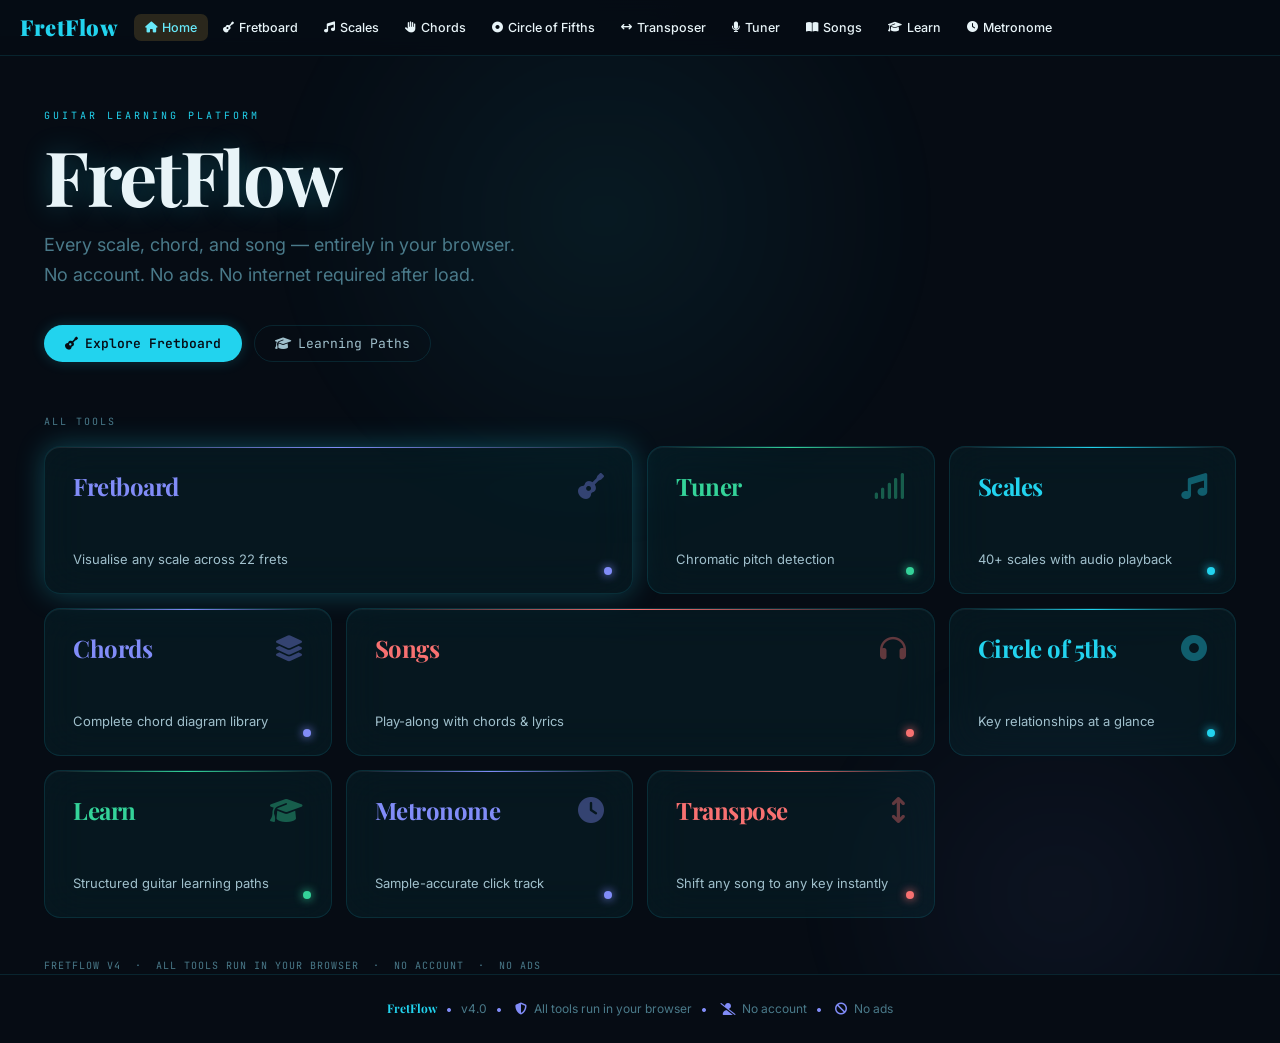
<file: index.html>
<!DOCTYPE html>
<html lang="en">
<head>
<meta charset="UTF-8">
<meta name="viewport" content="width=device-width, initial-scale=1.0">
<title>FretFlow — Guitar Learning Platform</title>
<link rel="preconnect" href="https://fonts.googleapis.com">
<link rel="preconnect" href="https://fonts.gstatic.com" crossorigin>
<link href="https://fonts.googleapis.com/css2?family=Playfair+Display:wght@400;700;900&family=Inter:wght@300;400;500;600&family=JetBrains+Mono:wght@400;500&display=swap" rel="stylesheet">
<link rel="stylesheet" href="https://cdnjs.cloudflare.com/ajax/libs/font-awesome/6.5.1/css/all.min.css">
<link rel="stylesheet" href="css/tokens.css">
<link rel="stylesheet" href="css/layout.css">
<link rel="stylesheet" href="css/home.css">
<link rel="stylesheet" href="css/fretboard.css">
<link rel="stylesheet" href="css/scales.css">
<link rel="stylesheet" href="css/chords.css">
<link rel="stylesheet" href="css/circle-of-fifths.css">
<link rel="stylesheet" href="css/transposer.css">
<link rel="stylesheet" href="css/tuner.css">
<link rel="stylesheet" href="css/songs.css">
<link rel="stylesheet" href="css/learning-paths.css">
<link rel="stylesheet" href="css/metronome.css">
</head>
<body>

<!-- ═══ NAV ═══════════════════════════════════════════════════════════════ -->
<nav>
  <div class="nav-logo">FretFlow</div>
  <button class="nav-btn active" onclick="go('home')"><i class="fa-solid fa-house"></i> Home</button>
  <button class="nav-btn" onclick="go('fretboard')"><i class="fa-solid fa-guitar"></i> Fretboard</button>
  <button class="nav-btn" onclick="go('scales')"><i class="fa-solid fa-music"></i> Scales</button>
  <button class="nav-btn" onclick="go('chords')"><i class="fa-solid fa-hand"></i> Chords</button>
  <button class="nav-btn" onclick="go('cof')"><i class="fa-solid fa-circle-dot"></i> Circle of Fifths</button>
  <button class="nav-btn" onclick="go('transposer')"><i class="fa-solid fa-arrows-left-right"></i> Transposer</button>
  <button class="nav-btn" onclick="go('tuner')"><i class="fa-solid fa-microphone"></i> Tuner</button>
  <button class="nav-btn" onclick="go('songs')"><i class="fa-solid fa-book-open"></i> Songs</button>
  <button class="nav-btn" onclick="go('learn')"><i class="fa-solid fa-graduation-cap"></i> Learn</button>
  <button class="nav-btn" onclick="openMetronome()"><i class="fa-solid fa-clock"></i> Metronome</button>
</nav>

<!-- ═══ SECTION 1: HOME (Arctic glass redesign) ════════════════════════════ -->
<section id="home" class="active">

  <!-- Aurora ambience -->
  <div class="aurora aurora-1"></div>
  <div class="aurora aurora-2"></div>

  <!-- Hero -->
  <div class="hero-arctic">
    <div class="hero-eyebrow">Guitar Learning Platform</div>
    <h1>FretFlow</h1>
    <p class="lead">Every scale, chord, and song — entirely in your browser.<br>No account. No ads. No internet required after load.</p>
    <div class="cta-row">
      <button class="btn-arctic-accent" onclick="go('fretboard')">
        <i class="fa-solid fa-guitar"></i> Explore Fretboard
      </button>
      <button class="btn-arctic-ghost" onclick="go('learn')">
        <i class="fa-solid fa-graduation-cap"></i> Learning Paths
      </button>
    </div>
  </div>

  <!-- Bento grid -->
  <div class="bento-wrap">
    <div class="bento-label">All Tools</div>
    <div class="bento-grid">

      <!-- Row 1: Fretboard (span 2) + Tuner + Scales -->
      <div class="bento-card glow" data-span="2" style="grid-column:span 2;" onclick="go('fretboard')">
        <div class="bento-top-line" style="background:linear-gradient(90deg,transparent,#818cf8,transparent);"></div>
        <div class="bento-head">
          <div class="bento-name" style="color:#818cf8;">Fretboard</div>
          <i class="fa-solid fa-guitar bento-icon" style="color:rgba(129,140,248,0.4);"></i>
        </div>
        <div class="bento-desc">Visualise any scale across 22 frets</div>
        <div class="bento-dot" style="background:#818cf8; box-shadow:0 0 10px #818cf8;"></div>
      </div>

      <div class="bento-card" onclick="go('tuner')">
        <div class="bento-top-line" style="background:linear-gradient(90deg,transparent,#34d399,transparent);"></div>
        <div class="bento-head">
          <div class="bento-name" style="color:#34d399;">Tuner</div>
          <i class="fa-solid fa-signal bento-icon" style="color:rgba(52,211,153,0.4);"></i>
        </div>
        <div class="bento-desc">Chromatic pitch detection</div>
        <div class="bento-dot" style="background:#34d399; box-shadow:0 0 10px #34d399;"></div>
      </div>

      <div class="bento-card" onclick="go('scales')">
        <div class="bento-top-line" style="background:linear-gradient(90deg,transparent,#22d3ee,transparent);"></div>
        <div class="bento-head">
          <div class="bento-name" style="color:#22d3ee;">Scales</div>
          <i class="fa-solid fa-music bento-icon" style="color:rgba(34,211,238,0.4);"></i>
        </div>
        <div class="bento-desc">40+ scales with audio playback</div>
        <div class="bento-dot" style="background:#22d3ee; box-shadow:0 0 10px #22d3ee;"></div>
      </div>

      <!-- Row 2: Chords + Songs (span 2) + Circle -->
      <div class="bento-card" onclick="go('chords')">
        <div class="bento-top-line" style="background:linear-gradient(90deg,transparent,#818cf8,transparent);"></div>
        <div class="bento-head">
          <div class="bento-name" style="color:#818cf8;">Chords</div>
          <i class="fa-solid fa-layer-group bento-icon" style="color:rgba(129,140,248,0.4);"></i>
        </div>
        <div class="bento-desc">Complete chord diagram library</div>
        <div class="bento-dot" style="background:#818cf8; box-shadow:0 0 10px #818cf8;"></div>
      </div>

      <div class="bento-card" data-span="2" style="grid-column:span 2;" onclick="go('songs')">
        <div class="bento-top-line" style="background:linear-gradient(90deg,transparent,#f87171,transparent);"></div>
        <div class="bento-head">
          <div class="bento-name" style="color:#f87171;">Songs</div>
          <i class="fa-solid fa-headphones bento-icon" style="color:rgba(248,113,113,0.4);"></i>
        </div>
        <div class="bento-desc">Play-along with chords &amp; lyrics</div>
        <div class="bento-dot" style="background:#f87171; box-shadow:0 0 10px #f87171;"></div>
      </div>

      <div class="bento-card" onclick="go('cof')">
        <div class="bento-top-line" style="background:linear-gradient(90deg,transparent,#22d3ee,transparent);"></div>
        <div class="bento-head">
          <div class="bento-name" style="color:#22d3ee;">Circle of 5ths</div>
          <i class="fa-solid fa-circle-dot bento-icon" style="color:rgba(34,211,238,0.4);"></i>
        </div>
        <div class="bento-desc">Key relationships at a glance</div>
        <div class="bento-dot" style="background:#22d3ee; box-shadow:0 0 10px #22d3ee;"></div>
      </div>

      <!-- Row 3: Learn + Metronome + Transposer -->
      <div class="bento-card" onclick="go('learn')">
        <div class="bento-top-line" style="background:linear-gradient(90deg,transparent,#34d399,transparent);"></div>
        <div class="bento-head">
          <div class="bento-name" style="color:#34d399;">Learn</div>
          <i class="fa-solid fa-graduation-cap bento-icon" style="color:rgba(52,211,153,0.4);"></i>
        </div>
        <div class="bento-desc">Structured guitar learning paths</div>
        <div class="bento-dot" style="background:#34d399; box-shadow:0 0 10px #34d399;"></div>
      </div>

      <div class="bento-card" onclick="openMetronome()">
        <div class="bento-top-line" style="background:linear-gradient(90deg,transparent,#818cf8,transparent);"></div>
        <div class="bento-head">
          <div class="bento-name" style="color:#818cf8;">Metronome</div>
          <i class="fa-solid fa-clock bento-icon" style="color:rgba(129,140,248,0.4);"></i>
        </div>
        <div class="bento-desc">Sample-accurate click track</div>
        <div class="bento-dot" style="background:#818cf8; box-shadow:0 0 10px #818cf8;"></div>
      </div>

      <div class="bento-card" onclick="go('transposer')">
        <div class="bento-top-line" style="background:linear-gradient(90deg,transparent,#f87171,transparent);"></div>
        <div class="bento-head">
          <div class="bento-name" style="color:#f87171;">Transpose</div>
          <i class="fa-solid fa-arrows-up-down bento-icon" style="color:rgba(248,113,113,0.4);"></i>
        </div>
        <div class="bento-desc">Shift any song to any key instantly</div>
        <div class="bento-dot" style="background:#f87171; box-shadow:0 0 10px #f87171;"></div>
      </div>

    </div>
  </div>

  <!-- Footer line -->
  <div class="home-footer">
    FretFlow v4 &nbsp;·&nbsp; All tools run in your browser &nbsp;·&nbsp; No account &nbsp;·&nbsp; No ads
  </div>

</section>

<!-- ═══ SECTION 2: FRETBOARD ═══════════════════════════════════════════════ -->
<section id="fretboard">
  <div class="container" style="max-width:1200px;">

    <div class="fb-header">
      <h2><i class="fa-solid fa-guitar" style="color:var(--gold);font-size:22px;margin-right:8px;"></i>Fretboard Explorer</h2>
    </div>

    <!-- Controls -->
    <div class="fb-controls">
      <div class="ctrl-group">
        <label>Root Note</label>
        <select id="fb-root" class="ctrl-select" onchange="renderFretboard()">
          <option value="0">C</option>
          <option value="1">C# / Db</option>
          <option value="2">D</option>
          <option value="3">D# / Eb</option>
          <option value="4">E</option>
          <option value="5">F</option>
          <option value="6">F# / Gb</option>
          <option value="7">G</option>
          <option value="8">G# / Ab</option>
          <option value="9">A</option>
          <option value="10">A# / Bb</option>
          <option value="11">B</option>
        </select>
      </div>

      <div class="ctrl-group" style="flex:1;min-width:200px;">
        <label>Scale Type</label>
        <select id="fb-scale" class="ctrl-select" onchange="renderFretboard()" style="width:100%;">
          <optgroup label="Diatonic / Major Modes">
            <option value="major">Major (Ionian)</option>
            <option value="dorian">Dorian</option>
            <option value="phrygian">Phrygian</option>
            <option value="lydian">Lydian</option>
            <option value="mixolydian">Mixolydian</option>
            <option value="aeolian">Natural Minor (Aeolian)</option>
            <option value="locrian">Locrian</option>
          </optgroup>
          <optgroup label="Pentatonic">
            <option value="pent_maj">Pentatonic Major</option>
            <option value="pent_min">Pentatonic Minor</option>
          </optgroup>
          <optgroup label="Blues">
            <option value="blues">Blues Scale</option>
            <option value="blues_maj">Blues Major</option>
          </optgroup>
          <optgroup label="Harmonic / Melodic">
            <option value="harm_min">Harmonic Minor</option>
            <option value="mel_min">Melodic Minor</option>
            <option value="harm_maj">Harmonic Major</option>
          </optgroup>
          <optgroup label="Exotic / World">
            <option value="phryg_dom">Phrygian Dominant</option>
            <option value="byzantine">Double Harmonic (Byzantine)</option>
            <option value="hijaz">Arabic / Hijaz</option>
            <option value="hung_min">Hungarian Minor</option>
            <option value="neap_min">Neapolitan Minor</option>
            <option value="romanian">Romanian Minor</option>
            <option value="enigmatic">Enigmatic</option>
            <option value="persian">Persian</option>
          </optgroup>
          <optgroup label="Symmetric">
            <option value="whole_tone">Whole Tone</option>
            <option value="dim_wh">Diminished (W-H)</option>
            <option value="dim_hw">Diminished (H-W)</option>
            <option value="augmented">Augmented</option>
            <option value="prometheus">Prometheus</option>
          </optgroup>
          <optgroup label="Bebop / Jazz">
            <option value="bebop_dom">Bebop Dominant</option>
            <option value="bebop_maj">Bebop Major</option>
            <option value="bebop_min">Bebop Minor</option>
            <option value="jazz_mel">Jazz Melodic Minor</option>
          </optgroup>
          <optgroup label="Japanese">
            <option value="yo">Yo</option>
            <option value="in_scale">In</option>
            <option value="hirajoshi">Hirajoshi</option>
            <option value="iwato">Iwato</option>
            <option value="insen">Insen</option>
          </optgroup>
          <optgroup label="Other">
            <option value="octatonic">Octatonic</option>
          </optgroup>
        </select>
      </div>

      <div class="ctrl-group">
        <label>View Mode</label>
        <div class="view-toggle">
          <button id="vm-notes"     class="toggle-btn active" onclick="setFbView('notes')">Notes</button>
          <button id="vm-intervals" class="toggle-btn"        onclick="setFbView('intervals')">Intervals</button>
          <button id="vm-dots"      class="toggle-btn"        onclick="setFbView('dots')">Dots</button>
        </div>
      </div>

      <div class="ctrl-group">
        <label>Frets</label>
        <select id="fb-frets" class="ctrl-select" onchange="renderFretboard()">
          <option value="12">12</option>
          <option value="15">15</option>
          <option value="17">17</option>
          <option value="22" selected>22</option>
          <option value="24">24</option>
        </select>
      </div>
    </div>

    <!-- Fretboard SVG (scrollable) -->
    <div class="fb-scroll-wrap">
      <div id="fb-container"></div>
    </div>

    <!-- Legend -->
    <div class="fb-legend">
      <div class="legend-item">
        <div class="legend-dot root"></div>
        Root Note
      </div>
      <div class="legend-item">
        <div class="legend-dot scale-note"></div>
        Scale Note
      </div>
      <div class="legend-item" style="margin-left:8px; color:var(--text-light); font-size:11px;">
        <i class="fa-solid fa-hand-pointer" style="color:var(--gold-bright);"></i>
        &nbsp;Click any note to hear it
      </div>
    </div>

  </div>
</section>

<!-- ═══ SECTION 3: SCALES LIBRARY ════════════════════════════════════════ -->
<section id="scales">
  <div class="container" style="max-width:1200px;">

    <div class="fb-header">
      <h2><i class="fa-solid fa-music" style="color:var(--gold);font-size:22px;margin-right:8px;"></i>Scales Library</h2>
    </div>

    <!-- Filters -->
    <div class="scales-filters">
      <div class="filter-row">
        <span class="filter-label">Genre</span>
        <div id="sf-genre" style="display:flex;gap:6px;flex-wrap:wrap;">
          <button class="filter-pill active" data-val="All" onclick="setScaleFilter('genre','All')">All</button>
          <button class="filter-pill" data-val="Rock"      onclick="setScaleFilter('genre','Rock')">Rock</button>
          <button class="filter-pill" data-val="Blues"     onclick="setScaleFilter('genre','Blues')">Blues</button>
          <button class="filter-pill" data-val="Jazz"      onclick="setScaleFilter('genre','Jazz')">Jazz</button>
          <button class="filter-pill" data-val="Flamenco"  onclick="setScaleFilter('genre','Flamenco')">Flamenco</button>
          <button class="filter-pill" data-val="Classical" onclick="setScaleFilter('genre','Classical')">Classical</button>
          <button class="filter-pill" data-val="Metal"     onclick="setScaleFilter('genre','Metal')">Metal</button>
          <button class="filter-pill" data-val="World"     onclick="setScaleFilter('genre','World')">World</button>
        </div>
      </div>
      <div class="filter-row">
        <span class="filter-label">Difficulty</span>
        <div id="sf-diff" style="display:flex;gap:6px;flex-wrap:wrap;">
          <button class="filter-pill active" data-val="All"          onclick="setScaleFilter('diff','All')">All</button>
          <button class="filter-pill" data-val="Beginner"     onclick="setScaleFilter('diff','Beginner')">Beginner</button>
          <button class="filter-pill" data-val="Intermediate" onclick="setScaleFilter('diff','Intermediate')">Intermediate</button>
          <button class="filter-pill" data-val="Advanced"     onclick="setScaleFilter('diff','Advanced')">Advanced</button>
        </div>
      </div>
      <div class="filter-row">
        <span class="filter-label">Type</span>
        <div id="sf-type" style="display:flex;gap:6px;flex-wrap:wrap;">
          <button class="filter-pill active" data-val="All"        onclick="setScaleFilter('type','All')">All</button>
          <button class="filter-pill" data-val="Diatonic"   onclick="setScaleFilter('type','Diatonic')">Diatonic</button>
          <button class="filter-pill" data-val="Pentatonic" onclick="setScaleFilter('type','Pentatonic')">Pentatonic</button>
          <button class="filter-pill" data-val="Blues"      onclick="setScaleFilter('type','Blues')">Blues</button>
          <button class="filter-pill" data-val="Modal"      onclick="setScaleFilter('type','Modal')">Modal</button>
          <button class="filter-pill" data-val="Exotic"     onclick="setScaleFilter('type','Exotic')">Exotic</button>
          <button class="filter-pill" data-val="Symmetric"  onclick="setScaleFilter('type','Symmetric')">Symmetric</button>
          <button class="filter-pill" data-val="Bebop"      onclick="setScaleFilter('type','Bebop')">Bebop</button>
          <button class="filter-pill" data-val="Japanese"   onclick="setScaleFilter('type','Japanese')">Japanese</button>
        </div>
      </div>
    </div>

    <!-- Scale Cards Grid -->
    <div class="scales-grid" id="scales-grid"></div>

    <!-- Detail Panel -->
    <div class="scale-detail" id="scale-detail" style="display:none;"></div>

  </div>
</section>

<!-- ═══ SECTION 4: CHORD EXPLORER ════════════════════════════════════════ -->
<section id="chords">
  <div class="container" style="max-width:1200px;">
    <div class="fb-header">
      <h2><i class="fa-solid fa-hand" style="color:var(--gold);font-size:22px;margin-right:8px;"></i>Chord Explorer</h2>
    </div>
    <div class="chords-controls">
      <input id="chord-search" class="chord-search" type="text" placeholder="Search chords… (e.g. Am7, sus4)" oninput="renderChords()">
    </div>
    <div class="chord-type-row" id="chord-type-row"></div>
    <div class="chords-grid" id="chords-grid"></div>
  </div>
</section>

<!-- ═══ SECTION 5: CIRCLE OF FIFTHS ═════════════════════════════════════ -->
<section id="cof">
  <div class="container" style="max-width:1000px;">
    <div class="fb-header">
      <h2><i class="fa-solid fa-circle-dot" style="color:var(--gold);font-size:22px;margin-right:8px;"></i>Circle of Fifths</h2>
    </div>
    <div class="cof-layout">
      <canvas id="cof-canvas" width="340" height="340"></canvas>
      <div class="cof-info" id="cof-info">
        <div class="cof-placeholder">
          <i class="fa-solid fa-circle-dot"></i>
          <p>Click a key on the circle to explore its diatonic chords, relative minor, and neighbour keys.</p>
        </div>
      </div>
    </div>
  </div>
</section>

<!-- ═══ SECTION 6: CHORD TRANSPOSER ═════════════════════════════════════ -->
<section id="transposer">
  <div class="container" style="max-width:900px;">
    <div class="fb-header">
      <h2><i class="fa-solid fa-arrows-left-right" style="color:var(--gold);font-size:22px;margin-right:8px;"></i>Chord Transposer</h2>
    </div>
    <div class="trp-top">
      <div style="display:flex;flex-direction:column;gap:4px;">
        <span style="font-size:10px;font-weight:600;letter-spacing:1.5px;text-transform:uppercase;color:var(--text-muted);">Current Key</span>
        <div class="trp-key-display" id="trp-key-display">—</div>
      </div>
      <div class="trp-shift-btns">
        <button class="trp-shift-btn" onclick="trpShift(-7)">−7</button>
        <button class="trp-shift-btn" onclick="trpShift(-5)">−5</button>
        <button class="trp-shift-btn" onclick="trpShift(-2)">−2</button>
        <button class="trp-shift-btn" onclick="trpShift(-1)">−1</button>
        <button class="trp-shift-btn" onclick="trpShift(1)">+1</button>
        <button class="trp-shift-btn" onclick="trpShift(2)">+2</button>
        <button class="trp-shift-btn" onclick="trpShift(5)">+5</button>
        <button class="trp-shift-btn" onclick="trpShift(7)">+7</button>
      </div>
      <button class="btn btn-wood" onclick="trpDetectKey()"><i class="fa-solid fa-magnifying-glass"></i> Auto-detect Key</button>
      <button class="btn btn-ghost" onclick="trpReset()"><i class="fa-solid fa-rotate-left"></i> Reset</button>
    </div>
    <div class="trp-detect-banner" id="trp-detect-banner"></div>
    <div class="trp-two-col">
      <div class="trp-panel">
        <span class="trp-label"><i class="fa-solid fa-pen"></i> Input</span>
        <textarea id="trp-input" class="trp-textarea" spellcheck="false" oninput="trpUpdate()" placeholder="Paste chord sheet here…"></textarea>
      </div>
      <div class="trp-panel">
        <span class="trp-label"><i class="fa-solid fa-arrow-right"></i> Transposed</span>
        <div id="trp-output" class="trp-output"></div>
      </div>
    </div>
  </div>
</section>

<!-- ═══ SECTION 7: CHROMATIC TUNER ═══════════════════════════════════════ -->
<section id="tuner">
  <div class="container" style="max-width:900px;">
    <div class="fb-header">
      <h2><i class="fa-solid fa-microphone" style="color:var(--gold);font-size:22px;margin-right:8px;"></i>Chromatic Tuner</h2>
    </div>
    <div class="tuner-wrap">
      <div class="tuner-card">

        <!-- Note name -->
        <div class="tuner-note-row">
          <div class="tuner-note" id="tuner-note">—</div>
        </div>
        <div class="tuner-freq" id="tuner-freq">— Hz</div>
        <div class="tuner-cents" id="tuner-cents">Press Start to begin</div>

        <!-- Meter canvas -->
        <canvas id="tuner-canvas" width="300" height="160"></canvas>

        <!-- Status -->
        <div class="tuner-status">
          <div class="status-dot" id="tuner-dot"></div>
          <span id="tuner-status">Microphone off</span>
        </div>

        <!-- Start/Stop -->
        <div style="text-align:center; margin-bottom:16px;">
          <button class="btn btn-gold" id="tuner-btn" onclick="toggleTuner()" style="min-width:160px;">
            <i class="fa-solid fa-microphone"></i> Start Tuning
          </button>
        </div>

        <!-- String selectors -->
        <div class="string-selectors" id="string-selectors"></div>
        <div class="tuner-target" id="tuner-target"></div>

        <!-- Alternate tunings -->
        <div class="alt-tunings-label">Alternate Tunings</div>
        <div class="alt-tunings" id="alt-tunings"></div>

      </div>
    </div>
  </div>
</section>

<!-- ═══ SECTION 8: SONG LIBRARY ═══════════════════════════════════════════ -->
<section id="songs">
  <div class="container" style="max-width:1200px;">
    <div class="fb-header">
      <h2><i class="fa-solid fa-book-open" style="color:var(--gold);font-size:22px;margin-right:8px;"></i>Song Library</h2>
    </div>
    <div class="songs-top">
      <input id="song-search" class="song-search" type="text" placeholder="Search songs or artists…" oninput="renderSongs()">
      <div class="diff-pills">
        <button class="diff-pill active" data-val="all"    onclick="setSongDiff('all')">All</button>
        <button class="diff-pill" data-val="easy"   onclick="setSongDiff('easy')">Easy</button>
        <button class="diff-pill" data-val="medium" onclick="setSongDiff('medium')">Medium</button>
        <button class="diff-pill" data-val="hard"   onclick="setSongDiff('hard')">Hard</button>
      </div>
    </div>
    <div class="genre-tabs" id="genre-tabs"></div>
    <div class="songs-grid" id="songs-grid"></div>
    <div class="pagination" id="songs-pagination"></div>
    <div id="play-panel-wrap"></div>
    <div id="flamenco-module"></div>
  </div>
</section>

<!-- ═══ SECTION 9: LEARNING PATHS ════════════════════════════════════════ -->
<section id="learn">
  <div class="container" style="max-width:800px;">
    <div class="fb-header">
      <h2><i class="fa-solid fa-graduation-cap" style="color:var(--gold);font-size:22px;margin-right:8px;"></i>Learning Paths</h2>
    </div>
    <div class="path-tabs" id="path-tabs"></div>
    <div class="progress-wrap">
      <div class="progress-label">
        <span id="path-label">Progress</span>
        <span id="path-pct">0%</span>
      </div>
      <div class="progress-track"><div class="progress-fill" id="path-progress" style="width:0%"></div></div>
    </div>
    <div class="lesson-list" id="lesson-list"></div>
  </div>
</section>

<!-- ═══ METRONOME OVERLAY ═════════════════════════════════════════════════ -->
<div id="metro-overlay" style="display:none;position:fixed;inset:0;z-index:1000;background:rgba(10,5,2,0.85);backdrop-filter:blur(16px);-webkit-backdrop-filter:blur(16px);align-items:center;justify-content:center;overflow-y:auto;">
  <div class="metro-box">
    <button class="metro-close" onclick="closeMetronome()"><i class="fa-solid fa-xmark"></i></button>
    <div class="metro-title"><i class="fa-solid fa-clock" style="color:var(--gold);margin-right:8px;font-size:18px;"></i>Metronome</div>

    <!-- SVG Pendulum -->
    <svg id="metro-pendulum" viewBox="0 0 120 200" width="120" height="200" style="display:block;margin:0 auto 4px;" xmlns="http://www.w3.org/2000/svg">
      <defs>
        <radialGradient id="bob-g" cx="38%" cy="33%" r="65%">
          <stop offset="0%" stop-color="#67e8f9"/>
          <stop offset="55%" stop-color="#22d3ee"/>
          <stop offset="100%" stop-color="#0c1825"/>
        </radialGradient>
        <radialGradient id="plate-g" cx="50%" cy="0%" r="100%">
          <stop offset="0%" stop-color="#1a3047"/>
          <stop offset="100%" stop-color="#060c14"/>
        </radialGradient>
      </defs>
      <!-- Housing plate -->
      <rect x="10" y="0" width="100" height="24" rx="5" fill="url(#plate-g)" stroke="rgba(212,164,67,0.35)" stroke-width="1"/>
      <line x1="30" y1="8" x2="90" y2="8" stroke="rgba(212,164,67,0.2)" stroke-width="1"/>
      <!-- Pivot -->
      <circle cx="60" cy="14" r="5" fill="#1a0f08" stroke="rgba(212,164,67,0.5)" stroke-width="1.5"/>
      <!-- Rod -->
      <line id="metro-rod" x1="60" y1="14" x2="60" y2="157" stroke="rgba(200,168,75,0.65)" stroke-width="2.5" stroke-linecap="round"/>
      <!-- Bob -->
      <circle id="metro-bob" cx="60" cy="175" r="18" fill="url(#bob-g)" stroke="rgba(212,164,67,0.55)" stroke-width="1.5"/>
      <text id="metro-beat-num" x="60" y="180" text-anchor="middle" font-family="JetBrains Mono,monospace" font-size="13" font-weight="700" fill="#1a0f08">1</text>
    </svg>

    <!-- BPM display -->
    <div class="metro-bpm-display" id="metro-bpm-display">120</div>
    <div class="metro-bpm-label">BPM</div>

    <!-- Beat dots -->
    <div class="beat-dots" id="beat-dots"></div>

    <!-- Slider -->
    <div class="metro-slider-wrap">
      <input type="range" class="metro-slider" id="metro-slider" min="30" max="300" value="120" oninput="metroSetBpm(parseInt(this.value))">
    </div>

    <!-- Controls -->
    <div class="metro-controls">
      <button class="metro-adj-btn" onclick="metroAdjBpm(-10)">−10</button>
      <button class="metro-adj-btn" onclick="metroAdjBpm(-5)">−5</button>
      <button class="metro-start-btn" id="metro-start-btn" onclick="toggleMetronome()">
        <i class="fa-solid fa-play"></i> Start
      </button>
      <button class="metro-adj-btn" onclick="metroAdjBpm(5)">+5</button>
      <button class="metro-adj-btn" onclick="metroAdjBpm(10)">+10</button>
    </div>

    <!-- Tap Tempo -->
    <button class="metro-tap-btn" id="metro-tap-btn" onclick="tapTempo()">
      <i class="fa-solid fa-hand-pointer"></i> Tap Tempo
    </button>

    <!-- Time Signature -->
    <div class="time-sig-row" id="time-sig-row"></div>
  </div>
</div>

<!-- ═══ FOOTER ═════════════════════════════════════════════════════════════ -->
<footer>
  <span>FretFlow</span> &nbsp;<i class="fa-solid fa-circle" style="font-size:4px;vertical-align:middle;"></i>&nbsp; v4.0 &nbsp;<i class="fa-solid fa-circle" style="font-size:4px;vertical-align:middle;"></i>&nbsp;
  <i class="fa-solid fa-shield-halved"></i> All tools run in your browser &nbsp;<i class="fa-solid fa-circle" style="font-size:4px;vertical-align:middle;"></i>&nbsp;
  <i class="fa-solid fa-user-slash"></i> No account &nbsp;<i class="fa-solid fa-circle" style="font-size:4px;vertical-align:middle;"></i>&nbsp;
  <i class="fa-solid fa-ban"></i> No ads
</footer>

<script src="js/data.js"></script>
<script src="js/audio.js"></script>
<script src="js/fretboard.js"></script>
<script src="js/tuner.js"></script>
<script src="js/metronome.js"></script>
<script src="js/chords.js"></script>
<script src="js/circle-of-fifths.js"></script>
<script src="js/transposer.js"></script>
<script src="js/songs.js"></script>
<script src="js/learning-paths.js"></script>
<script src="js/scales.js"></script>
<script src="js/app.js"></script>
</body>
</html>
</file>
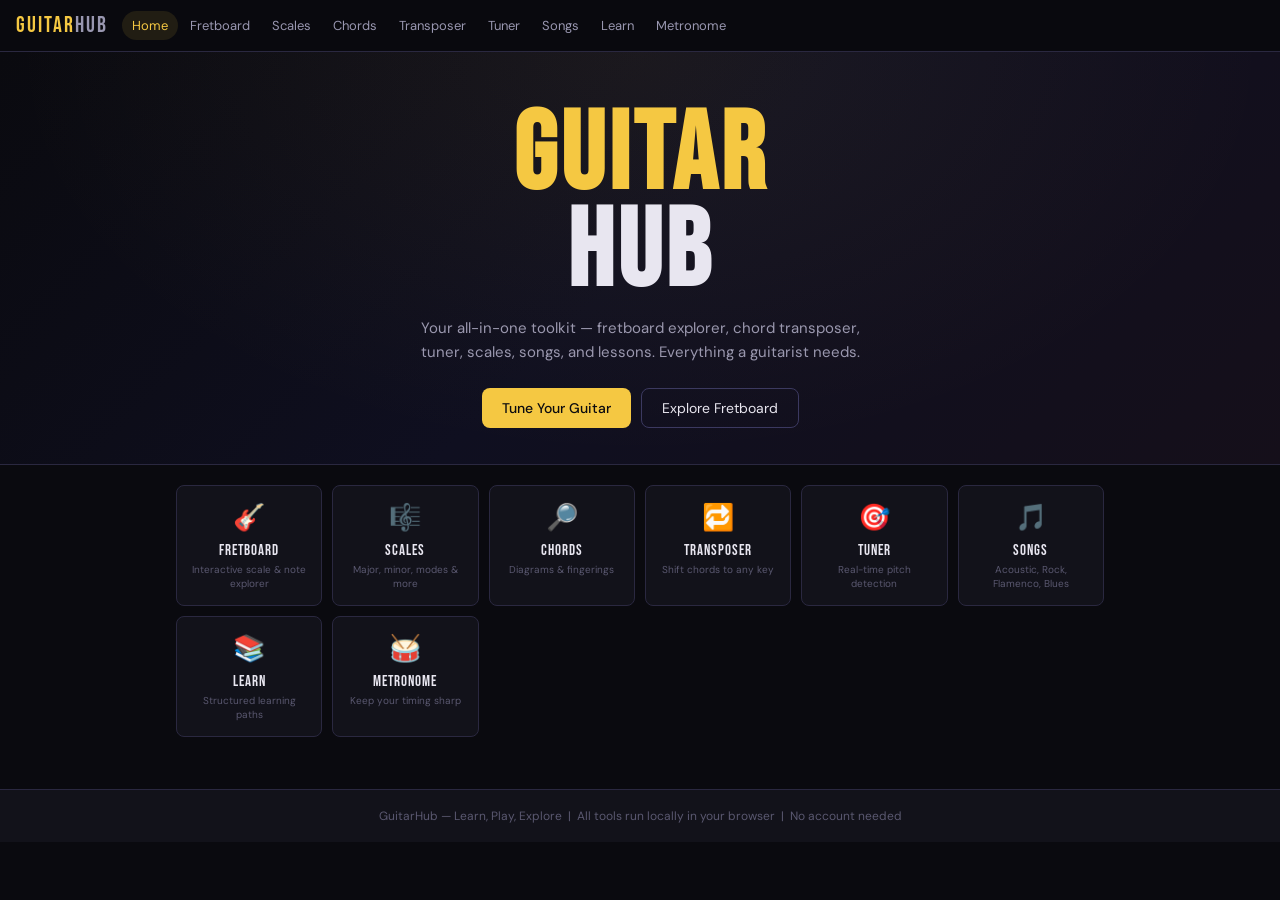
<file: FretFlow.html>
<!DOCTYPE html>
<html lang="en">
<head>
<meta charset="UTF-8">
<meta name="viewport" content="width=device-width, initial-scale=1.0">
<title>GuitarHub — Learn, Play, Explore</title>
<link href="https://fonts.googleapis.com/css2?family=Bebas+Neue&family=DM+Sans:wght@300;400;500&family=DM+Mono:wght@400;500&display=swap" rel="stylesheet">
<style>
*{box-sizing:border-box;margin:0;padding:0}
:root{
  --bg:#0a0a0f;--bg2:#12121a;--bg3:#1a1a26;--bg4:#22223a;
  --accent:#f5c842;--accent2:#e07b3f;--accent3:#5b8fff;
  --text:#e8e6f0;--text2:#9997b0;--text3:#5a5870;
  --border:#2a2840;--border2:#3a3860;
  --r:8px;
  --font-display:'Bebas Neue',cursive;
  --font-body:'DM Sans',sans-serif;
  --font-mono:'DM Mono',monospace;
}
html{scroll-behavior:smooth}
body{background:var(--bg);color:var(--text);font-family:var(--font-body);font-size:14px;min-height:100vh;overflow-x:hidden}
h1,h2,h3,h4{font-family:var(--font-display);letter-spacing:1px;color:var(--text)}

/* NAV */
#app-nav{position:sticky;top:0;z-index:100;background:rgba(10,10,15,0.95);backdrop-filter:blur(12px);border-bottom:1px solid var(--border);padding:0 16px;display:flex;align-items:center;gap:2px;height:52px;overflow-x:auto}
.nav-logo{font-family:var(--font-display);font-size:22px;color:var(--accent);margin-right:12px;white-space:nowrap;letter-spacing:2px;flex-shrink:0}
.nav-logo span{color:var(--text2)}
.nav-btn{background:none;border:none;color:var(--text2);font-family:var(--font-body);font-size:13px;padding:6px 10px;border-radius:20px;cursor:pointer;transition:all .2s;white-space:nowrap;flex-shrink:0}
.nav-btn:hover{color:var(--text);background:var(--bg3)}
.nav-btn.active{color:var(--accent);background:rgba(245,200,66,0.1)}

/* SECTIONS */
.section{display:none;padding:24px 16px;max-width:960px;margin:0 auto;animation:fadeIn .3s ease}
.section.active{display:block}
@keyframes fadeIn{from{opacity:0;transform:translateY(6px)}to{opacity:1;transform:translateY(0)}}

/* HERO */
#home-section{max-width:100%;padding:0}
.hero{background:linear-gradient(135deg,#0a0a0f 0%,#0f0f20 50%,#150f1a 100%);padding:56px 20px 36px;text-align:center;border-bottom:1px solid var(--border);position:relative;overflow:hidden}
.hero::before{content:'';position:absolute;inset:0;background:radial-gradient(ellipse at 50% 0%,rgba(245,200,66,0.06) 0%,transparent 70%)}
.hero h1{font-size:clamp(56px,12vw,110px);line-height:.88;letter-spacing:4px;margin-bottom:14px;position:relative}
.hero h1 .line1{color:var(--accent);display:block}
.hero h1 .line2{color:var(--text);display:block}
.hero p{color:var(--text2);font-size:15px;max-width:440px;margin:0 auto 24px;line-height:1.6}
.hero-cta{display:flex;gap:10px;justify-content:center;flex-wrap:wrap}
.btn-primary{background:var(--accent);color:#0a0a0f;border:none;padding:10px 20px;border-radius:var(--r);font-weight:500;cursor:pointer;font-family:var(--font-body);font-size:14px;transition:all .2s}
.btn-primary:hover{background:#ffd84a;transform:translateY(-1px)}
.btn-secondary{background:none;color:var(--text);border:1px solid var(--border2);padding:10px 20px;border-radius:var(--r);cursor:pointer;font-family:var(--font-body);font-size:14px;transition:all .2s}
.btn-secondary:hover{border-color:var(--accent);color:var(--accent)}
.tools-grid{display:grid;grid-template-columns:repeat(auto-fill,minmax(130px,1fr));gap:10px;padding:20px 16px;max-width:960px;margin:0 auto}
.tool-card{background:var(--bg2);border:1px solid var(--border);border-radius:var(--r);padding:14px;cursor:pointer;transition:all .2s;text-align:center}
.tool-card:hover{border-color:var(--accent);background:var(--bg3);transform:translateY(-2px)}
.tool-card .tc-icon{font-size:26px;margin-bottom:7px}
.tool-card .tc-title{font-family:var(--font-display);font-size:15px;letter-spacing:1px;color:var(--text);margin-bottom:3px}
.tool-card .tc-desc{color:var(--text3);font-size:10px;line-height:1.4}

/* COMMON */
select,input[type=text],textarea{background:var(--bg3);border:1px solid var(--border2);color:var(--text);padding:7px 10px;border-radius:var(--r);font-family:var(--font-body);font-size:13px;cursor:pointer;outline:none}
select:focus,input[type=text]:focus,textarea:focus{border-color:var(--accent)}
.panel{background:var(--bg2);border:1px solid var(--border);border-radius:var(--r);padding:16px}
.panel h3{font-family:var(--font-display);font-size:18px;margin-bottom:10px;color:var(--text2)}
.section-header{display:flex;justify-content:space-between;align-items:center;margin-bottom:14px}
.section-header h2{font-size:clamp(22px,5vw,34px)}
.section-sub{font-size:13px;color:var(--text2);margin-bottom:14px}
.divider{border:none;border-top:1px solid var(--border);margin:16px 0}

/* FRETBOARD */
.fretboard-controls{display:flex;gap:10px;flex-wrap:wrap;margin-bottom:14px;align-items:flex-end}
.fb-wrap{overflow-x:auto;border-radius:var(--r);background:var(--bg2);border:1px solid var(--border);padding:14px}
#fretboard-svg{display:block;min-width:700px;width:100%;height:210px}
.view-toggle{display:flex;gap:4px}
.vt-btn{background:var(--bg3);border:1px solid var(--border);color:var(--text2);padding:5px 12px;border-radius:20px;cursor:pointer;font-size:12px;transition:all .2s}
.vt-btn.active{background:var(--accent);color:#0a0a0f;border-color:var(--accent)}
.legend{display:flex;gap:14px;margin-top:10px;flex-wrap:wrap}
.legend-item{display:flex;align-items:center;gap:6px;font-size:11px;color:var(--text2)}
.legend-dot{width:10px;height:10px;border-radius:50%;flex-shrink:0}
.ctrl-group label{font-size:10px;color:var(--text3);display:block;margin-bottom:4px;text-transform:uppercase;letter-spacing:.5px}

/* CHORD TRANSPOSER */
.transpose-layout{display:grid;grid-template-columns:1fr 1fr;gap:14px}
@media(max-width:600px){.transpose-layout{grid-template-columns:1fr}}
textarea{width:100%;min-height:190px;resize:vertical;font-family:var(--font-mono);font-size:13px;line-height:1.8}
.key-row{display:flex;gap:8px;align-items:center;margin-bottom:12px;flex-wrap:wrap}
.key-row label{color:var(--text2);font-size:12px}
.semitone-btns{display:flex;gap:5px}
.st-btn{background:var(--bg3);border:1px solid var(--border2);color:var(--text);padding:5px 10px;border-radius:var(--r);cursor:pointer;font-size:13px;transition:all .2s}
.st-btn:hover{border-color:var(--accent);color:var(--accent)}
.chord-highlighted{color:var(--accent);font-weight:500}
.detected-key{background:rgba(245,200,66,0.08);border:1px solid rgba(245,200,66,0.25);border-radius:var(--r);padding:6px 10px;font-size:12px;color:var(--accent);margin-bottom:10px}

/* TUNER */
.tuner-center{text-align:center;padding:16px 0}
.tuner-note{font-family:var(--font-display);font-size:72px;color:var(--accent);line-height:1;margin-bottom:2px;transition:color .3s}
.tuner-cents{font-family:var(--font-mono);font-size:16px;color:var(--text2);margin-bottom:20px}
.tuner-meter{width:280px;margin:0 auto 20px}
#tuner-canvas{width:280px;height:140px;display:block}
.tuner-string-row{display:flex;gap:6px;justify-content:center;flex-wrap:wrap;margin-bottom:16px}
.ts-btn{background:var(--bg3);border:1px solid var(--border);color:var(--text2);padding:7px 12px;border-radius:var(--r);cursor:pointer;font-size:13px;font-family:var(--font-mono);transition:all .2s}
.ts-btn.active{background:var(--accent);color:#0a0a0f;border-color:var(--accent)}
.tuner-status{font-size:13px;color:var(--text2);margin-bottom:10px;height:18px}
.tuner-start-btn{background:var(--accent);color:#0a0a0f;border:none;padding:11px 26px;border-radius:var(--r);cursor:pointer;font-size:14px;font-weight:500;font-family:var(--font-body);transition:all .2s;margin-bottom:14px}
.tuner-start-btn:hover{background:#ffd84a}
.in-tune{color:#4caf50 !important}
.slightly-off{color:var(--accent) !important}
.out-of-tune{color:#e07b3f !important}

/* SCALES */
.scales-filter{display:flex;gap:10px;flex-wrap:wrap;margin-bottom:14px}
.scale-cards{display:grid;grid-template-columns:repeat(auto-fill,minmax(190px,1fr));gap:10px;margin-bottom:18px}
.scale-card{background:var(--bg2);border:1px solid var(--border);border-radius:var(--r);padding:13px;cursor:pointer;transition:all .2s}
.scale-card:hover{border-color:var(--accent);background:var(--bg3)}
.scale-card .sc-name{font-family:var(--font-display);font-size:17px;margin-bottom:4px}
.scale-card .sc-genre{font-size:10px;color:var(--accent);background:rgba(245,200,66,0.1);display:inline-block;padding:2px 7px;border-radius:20px;margin-bottom:5px}
.scale-card .sc-notes{font-family:var(--font-mono);font-size:11px;color:var(--text2)}
.scale-detail{background:var(--bg2);border:1px solid var(--border);border-radius:var(--r);padding:16px}

/* CHORD EXPLORER */
.chord-search-row{display:flex;gap:10px;margin-bottom:14px;flex-wrap:wrap}
.chord-search-row input{flex:1;min-width:160px}
.chord-grid{display:grid;grid-template-columns:repeat(auto-fill,minmax(125px,1fr));gap:10px}
.chord-diagram{background:var(--bg2);border:1px solid var(--border);border-radius:var(--r);padding:11px;text-align:center;cursor:pointer;transition:all .2s}
.chord-diagram:hover{border-color:var(--accent);transform:translateY(-2px)}
.chord-diagram .cd-name{font-family:var(--font-display);font-size:19px;margin-bottom:5px;color:var(--accent)}
.chord-diagram svg{display:block;margin:0 auto}
.chord-diagram .cd-fingers{font-size:10px;color:var(--text3);margin-top:5px;font-family:var(--font-mono)}

/* TUTORIALS */
.tut-path{display:flex;gap:4px;margin-bottom:14px;flex-wrap:wrap}
.tut-path-btn{background:var(--bg3);border:1px solid var(--border);color:var(--text2);padding:5px 14px;border-radius:20px;cursor:pointer;font-size:12px;transition:all .2s}
.tut-path-btn.active{background:rgba(245,200,66,0.12);border-color:var(--accent);color:var(--accent)}
.lesson-list{display:flex;flex-direction:column;gap:8px}
.lesson-item{background:var(--bg2);border:1px solid var(--border);border-radius:var(--r);padding:13px;display:flex;align-items:center;gap:12px;cursor:pointer;transition:all .2s}
.lesson-item:hover{border-color:var(--accent2);background:var(--bg3)}
.lesson-item.completed{border-color:rgba(76,175,80,0.35);background:rgba(76,175,80,0.04)}
.li-num{width:30px;height:30px;border-radius:50%;background:var(--bg4);display:flex;align-items:center;justify-content:center;font-family:var(--font-mono);font-size:12px;color:var(--text2);flex-shrink:0}
.lesson-item.completed .li-num{background:rgba(76,175,80,0.18);color:#4caf50}
.li-title{font-weight:500;font-size:14px;margin-bottom:2px}
.li-meta{font-size:11px;color:var(--text2)}
.li-badge{margin-left:auto;font-size:10px;padding:2px 8px;border-radius:20px;background:var(--bg4);color:var(--text3);white-space:nowrap;flex-shrink:0}
.progress-bar-wrap{background:var(--bg3);border-radius:20px;height:5px;margin-bottom:14px;overflow:hidden}
.progress-bar{height:100%;border-radius:20px;background:linear-gradient(90deg,var(--accent),var(--accent2));transition:width .5s ease}

/* SONGS */
.song-grid{display:grid;grid-template-columns:repeat(auto-fill,minmax(220px,1fr));gap:10px;margin-bottom:18px}
.song-card{background:var(--bg2);border:1px solid var(--border);border-radius:var(--r);padding:13px;cursor:pointer;transition:all .2s;position:relative;overflow:hidden}
.song-card::before{content:'';position:absolute;top:0;left:0;width:3px;height:100%;background:var(--accent)}
.song-card.flamenco::before{background:var(--accent2)}
.song-card.blues::before{background:#5b8fff}
.song-card:hover{border-color:var(--accent);background:var(--bg3)}
.song-card .sk-title{font-weight:500;font-size:14px;margin-bottom:2px;padding-left:2px}
.song-card .sk-artist{font-size:11px;color:var(--text2);margin-bottom:7px;padding-left:2px}
.song-card .sk-chords{font-family:var(--font-mono);font-size:11px;color:var(--accent);background:rgba(245,200,66,0.07);padding:3px 7px;border-radius:4px;margin-bottom:7px;white-space:nowrap;overflow:hidden;text-overflow:ellipsis}
.song-card .sk-meta{display:flex;gap:6px;font-size:10px;color:var(--text3);align-items:center;flex-wrap:wrap}
.diff-badge{padding:2px 6px;border-radius:20px;font-size:10px}
.diff-easy{background:rgba(76,175,80,0.13);color:#4caf50}
.diff-medium{background:rgba(245,200,66,0.13);color:var(--accent)}
.genre-filter-row{display:flex;gap:6px;flex-wrap:wrap;margin-bottom:14px}
.gf-btn{background:var(--bg3);border:1px solid var(--border);color:var(--text2);padding:5px 12px;border-radius:20px;cursor:pointer;font-size:12px;transition:all .2s}
.gf-btn:hover,.gf-btn.active{border-color:var(--accent);color:var(--accent);background:rgba(245,200,66,0.07)}

/* PLAY ALONG */
.play-along{background:var(--bg2);border:1px solid var(--border);border-radius:var(--r);padding:16px;display:none;margin-top:4px}
.play-along.open{display:block}
.pa-header{display:flex;justify-content:space-between;align-items:center;margin-bottom:12px}
.pa-title{font-family:var(--font-display);font-size:22px}
.chord-lyric-line{margin-bottom:12px}
.chord-row{font-family:var(--font-mono);font-size:16px;color:var(--accent);margin-bottom:1px;letter-spacing:1px}
.lyric-row{font-size:13px;color:var(--text2);line-height:1.6}
.strumming-pattern{font-family:var(--font-mono);font-size:15px;color:var(--accent2);letter-spacing:4px}

/* FLAMENCO */
.flam-grid{display:grid;grid-template-columns:repeat(auto-fill,minmax(190px,1fr));gap:10px;margin-bottom:18px}
.flam-card{background:var(--bg2);border:1px solid var(--border);border-radius:var(--r);padding:13px;border-left:3px solid var(--accent2)}
.flam-card h3{font-family:var(--font-display);font-size:17px;margin-bottom:5px;color:var(--accent2)}
.flam-card p{font-size:11px;color:var(--text2);line-height:1.5;margin-bottom:7px}
.compas-row{display:flex;gap:3px;flex-wrap:wrap;margin-top:6px}
.compas-beat{width:20px;height:20px;border-radius:4px;display:flex;align-items:center;justify-content:center;font-size:9px;font-family:var(--font-mono);font-weight:500}
.compas-beat.strong{background:var(--accent2);color:#0a0a0f}
.compas-beat.normal{background:var(--bg4);color:var(--text3)}

/* METRONOME MODAL */
#metronome-overlay{display:none;position:fixed;inset:0;background:rgba(0,0,0,0.82);z-index:200;align-items:center;justify-content:center}
.metro-modal{background:var(--bg2);border:1px solid var(--border2);border-radius:12px;padding:24px;min-width:290px;max-width:340px;width:90%}
.metro-bpm{font-family:var(--font-display);font-size:72px;color:var(--accent);line-height:1;text-align:center}
.metro-label{font-size:12px;color:var(--text2);text-align:center;margin-bottom:18px}
.metro-beat-row{display:flex;gap:7px;justify-content:center;margin-bottom:18px}
.beat-dot{width:14px;height:14px;border-radius:50%;background:var(--bg4);border:1px solid var(--border2);transition:all .12s}
.beat-dot.active{background:var(--accent)}
.metro-controls{display:flex;gap:8px;align-items:center;justify-content:center;flex-wrap:wrap}
input[type=range]{-webkit-appearance:none;width:100%;height:4px;background:var(--border2);border-radius:2px;outline:none;margin:12px 0}
input[type=range]::-webkit-slider-thumb{-webkit-appearance:none;width:16px;height:16px;border-radius:50%;background:var(--accent);cursor:pointer}

footer{background:var(--bg2);border-top:1px solid var(--border);padding:18px;text-align:center;font-size:12px;color:var(--text3);margin-top:32px}
</style>
</head>
<body>

<nav id="app-nav">
  <span class="nav-logo">GUITAR<span>HUB</span></span>
  <button class="nav-btn active" onclick="showSection('home')">Home</button>
  <button class="nav-btn" onclick="showSection('fretboard')">Fretboard</button>
  <button class="nav-btn" onclick="showSection('scales')">Scales</button>
  <button class="nav-btn" onclick="showSection('chords')">Chords</button>
  <button class="nav-btn" onclick="showSection('transposer')">Transposer</button>
  <button class="nav-btn" onclick="showSection('tuner')">Tuner</button>
  <button class="nav-btn" onclick="showSection('songs')">Songs</button>
  <button class="nav-btn" onclick="showSection('tutorials')">Learn</button>
  <button class="nav-btn" onclick="showMetronome()">Metronome</button>
</nav>

<!-- HOME -->
<div id="home-section" class="section active">
  <div class="hero">
    <h1><span class="line1">GUITAR</span><span class="line2">HUB</span></h1>
    <p>Your all-in-one toolkit — fretboard explorer, chord transposer, tuner, scales, songs, and lessons. Everything a guitarist needs.</p>
    <div class="hero-cta">
      <button class="btn-primary" onclick="showSection('tuner')">Tune Your Guitar</button>
      <button class="btn-secondary" onclick="showSection('fretboard')">Explore Fretboard</button>
    </div>
  </div>
  <div class="tools-grid">
    <div class="tool-card" onclick="showSection('fretboard')"><div class="tc-icon">🎸</div><div class="tc-title">Fretboard</div><div class="tc-desc">Interactive scale & note explorer</div></div>
    <div class="tool-card" onclick="showSection('scales')"><div class="tc-icon">🎼</div><div class="tc-title">Scales</div><div class="tc-desc">Major, minor, modes & more</div></div>
    <div class="tool-card" onclick="showSection('chords')"><div class="tc-icon">🔎</div><div class="tc-title">Chords</div><div class="tc-desc">Diagrams & fingerings</div></div>
    <div class="tool-card" onclick="showSection('transposer')"><div class="tc-icon">🔁</div><div class="tc-title">Transposer</div><div class="tc-desc">Shift chords to any key</div></div>
    <div class="tool-card" onclick="showSection('tuner')"><div class="tc-icon">🎯</div><div class="tc-title">Tuner</div><div class="tc-desc">Real-time pitch detection</div></div>
    <div class="tool-card" onclick="showSection('songs')"><div class="tc-icon">🎵</div><div class="tc-title">Songs</div><div class="tc-desc">Acoustic, Rock, Flamenco, Blues</div></div>
    <div class="tool-card" onclick="showSection('tutorials')"><div class="tc-icon">📚</div><div class="tc-title">Learn</div><div class="tc-desc">Structured learning paths</div></div>
    <div class="tool-card" onclick="showMetronome()"><div class="tc-icon">🥁</div><div class="tc-title">Metronome</div><div class="tc-desc">Keep your timing sharp</div></div>
  </div>
</div>

<!-- FRETBOARD -->
<div id="fretboard-section" class="section">
  <div class="section-header"><h2>Interactive Fretboard</h2></div>
  <div class="fretboard-controls">
    <div class="ctrl-group">
      <label>Root Note</label>
      <select id="fb-root" onchange="renderFretboard()">
        <option>C</option><option>C#</option><option>D</option><option>D#</option>
        <option>E</option><option>F</option><option>F#</option><option>G</option>
        <option>G#</option><option>A</option><option>A#</option><option>B</option>
      </select>
    </div>
    <div class="ctrl-group">
      <label>Scale</label>
      <select id="fb-scale" onchange="renderFretboard()">
        <option value="major">Major</option>
        <option value="natural_minor">Natural Minor</option>
        <option value="pentatonic_major">Pentatonic Major</option>
        <option value="pentatonic_minor">Pentatonic Minor</option>
        <option value="blues">Blues</option>
        <option value="dorian">Dorian</option>
        <option value="phrygian">Phrygian</option>
        <option value="phrygian_dom">Phrygian Dominant</option>
        <option value="mixolydian">Mixolydian</option>
        <option value="harmonic_minor">Harmonic Minor</option>
      </select>
    </div>
    <div class="ctrl-group">
      <label>View Mode</label>
      <div class="view-toggle">
        <button class="vt-btn active" onclick="setFbView('notes',this)">Notes</button>
        <button class="vt-btn" onclick="setFbView('intervals',this)">Intervals</button>
        <button class="vt-btn" onclick="setFbView('dots',this)">Dots only</button>
      </div>
    </div>
  </div>
  <div class="fb-wrap">
    <svg id="fretboard-svg" viewBox="0 0 860 210"></svg>
  </div>
  <div class="legend">
    <div class="legend-item"><div class="legend-dot" style="background:var(--accent)"></div>Root note</div>
    <div class="legend-item"><div class="legend-dot" style="background:var(--accent3)"></div>Scale note</div>
    <div class="legend-item"><div class="legend-dot" style="background:var(--bg4);border:1px solid var(--border2)"></div>Not in scale</div>
  </div>
  <p style="margin-top:10px;font-size:11px;color:var(--text3)">Click any highlighted note to hear it</p>
</div>

<!-- SCALES -->
<div id="scales-section" class="section">
  <div class="section-header"><h2>Scales Library</h2></div>
  <div class="scales-filter">
    <select id="scale-genre" onchange="filterScales()">
      <option value="">All Genres</option>
      <option>Rock</option><option>Blues</option><option>Jazz</option>
      <option>Flamenco</option><option>Pop</option><option>Acoustic</option>
    </select>
    <select id="scale-key" onchange="filterScales()">
      <option value="">All Keys</option>
      <option>A</option><option>B</option><option>C</option><option>D</option>
      <option>E</option><option>F</option><option>G</option>
    </select>
    <select id="scale-diff" onchange="filterScales()">
      <option value="">All Levels</option>
      <option>Beginner</option><option>Intermediate</option><option>Advanced</option>
    </select>
  </div>
  <div class="scale-cards" id="scale-cards-container"></div>
  <div class="scale-detail" id="scale-detail-panel" style="display:none">
    <div id="scale-detail-content"></div>
  </div>
</div>

<!-- CHORD EXPLORER -->
<div id="chords-section" class="section">
  <div class="section-header"><h2>Chord Explorer</h2></div>
  <div class="chord-search-row">
    <input type="text" id="chord-search" placeholder="Search: Am, Cmaj7, G7..." oninput="filterChords()">
    <select onchange="filterByChordType(this.value)">
      <option value="">All Types</option>
      <option value="major">Major</option>
      <option value="minor">Minor</option>
      <option value="7th">7th Chords</option>
      <option value="sus">Sus / Add</option>
    </select>
  </div>
  <div class="chord-grid" id="chord-grid"></div>
</div>

<!-- TRANSPOSER -->
<div id="transposer-section" class="section">
  <div class="section-header"><h2>Chord Transposer</h2></div>
  <p class="section-sub">Paste lyrics with chord names above the words. Use the controls to shift into any key.</p>
  <div class="key-row">
    <label>SHIFT:</label>
    <div class="semitone-btns">
      <button class="st-btn" onclick="transpose(-5)">−5</button>
      <button class="st-btn" onclick="transpose(-2)">−2</button>
      <button class="st-btn" onclick="transpose(-1)">−1</button>
      <button class="st-btn" onclick="transpose(1)">+1</button>
      <button class="st-btn" onclick="transpose(2)">+2</button>
      <button class="st-btn" onclick="transpose(5)">+5</button>
    </div>
    <div id="current-key-display" style="font-family:var(--font-display);font-size:22px;color:var(--accent);min-width:40px;text-align:center"></div>
    <button class="btn-secondary" onclick="autoDetectKey()" style="font-size:12px;padding:6px 12px">Auto-detect Key</button>
    <button class="st-btn" onclick="resetTranspose()">Reset</button>
  </div>
  <div id="detected-key-banner" class="detected-key" style="display:none"></div>
  <div class="transpose-layout">
    <div class="panel">
      <h3>Input</h3>
      <textarea id="transpose-input" placeholder="[Verse]&#10;Am        G         C&#10;Blackbird singing in the dead of night&#10;Am        G         C&#10;Take these broken wings and learn to fly&#10;&#10;[Chorus]&#10;F         G         C&#10;All your life, you were only waiting" oninput="liveTranspose()"></textarea>
    </div>
    <div class="panel">
      <h3>Output <span style="font-size:12px;font-family:var(--font-body);color:var(--text3);margin-left:6px" id="shift-label"></span></h3>
      <div id="transpose-output" style="font-family:var(--font-mono);font-size:13px;line-height:1.9;min-height:190px;white-space:pre-wrap;color:var(--text)"></div>
    </div>
  </div>
</div>

<!-- TUNER -->
<div id="tuner-section" class="section">
  <div class="section-header"><h2>Guitar Tuner</h2></div>
  <div style="max-width:380px;margin:0 auto">
    <div class="panel">
      <div class="tuner-center">
        <div class="tuner-note" id="tuner-note">—</div>
        <div class="tuner-cents" id="tuner-cents">0 cents</div>
        <div class="tuner-meter">
          <canvas id="tuner-canvas" width="280" height="140"></canvas>
        </div>
        <div class="tuner-status" id="tuner-status">Click Start to begin tuning</div>
        <button class="tuner-start-btn" id="tuner-start-btn" onclick="toggleTuner()">Start Tuner</button>
        <div style="font-size:11px;color:var(--text3);margin-bottom:12px">Standard tuning — select target string:</div>
        <div class="tuner-string-row">
          <button class="ts-btn" onclick="selectString(0)">E2</button>
          <button class="ts-btn" onclick="selectString(1)">A2</button>
          <button class="ts-btn" onclick="selectString(2)">D3</button>
          <button class="ts-btn" onclick="selectString(3)">G3</button>
          <button class="ts-btn" onclick="selectString(4)">B3</button>
          <button class="ts-btn" onclick="selectString(5)">E4</button>
        </div>
        <div style="font-size:10px;color:var(--text3);margin-top:8px">Requires microphone permission</div>
      </div>
    </div>
    <div style="margin-top:12px;padding:10px 14px;background:var(--bg2);border:1px solid var(--border);border-radius:var(--r)">
      <div style="font-size:12px;color:var(--text2);margin-bottom:6px">Alternate Tunings:</div>
      <div style="display:flex;gap:6px;flex-wrap:wrap">
        <button class="ts-btn" onclick="setTuning([38,45,50,55,59,62])">Drop D</button>
        <button class="ts-btn" onclick="setTuning([38,43,48,53,57,62])">Open G</button>
        <button class="ts-btn" onclick="setTuning([40,45,50,55,59,64])">Standard</button>
        <button class="ts-btn" onclick="setTuning([38,43,48,53,57,60])">DADGAD</button>
      </div>
    </div>
  </div>
</div>

<!-- SONGS -->
<div id="songs-section" class="section">
  <div class="section-header"><h2>Song Library</h2></div>
  <div class="genre-filter-row">
    <button class="gf-btn active" onclick="filterSongs('all',this)">All</button>
    <button class="gf-btn" onclick="filterSongs('acoustic',this)">Acoustic</button>
    <button class="gf-btn" onclick="filterSongs('rock',this)">Rock</button>
    <button class="gf-btn" onclick="filterSongs('blues',this)">Blues</button>
    <button class="gf-btn" onclick="filterSongs('pop',this)">Pop</button>
    <button class="gf-btn" onclick="filterSongs('flamenco',this)">Flamenco</button>
  </div>
  <div class="song-grid" id="song-grid"></div>
  <div class="play-along" id="play-along">
    <div class="pa-header">
      <div class="pa-title" id="pa-title"></div>
      <button class="btn-secondary" onclick="closeSong()" style="font-size:12px;padding:5px 12px">Close ✕</button>
    </div>
    <div id="pa-content"></div>
  </div>
  <div id="flamenco-section" style="margin-top:20px">
    <hr class="divider">
    <h2 style="font-family:var(--font-display);font-size:28px;color:var(--accent2);margin-bottom:5px">Flamenco Module</h2>
    <p class="section-sub">Traditional techniques, rhythms, and compás patterns from the Andalusian tradition.</p>
    <div class="flam-grid" id="flam-grid"></div>
  </div>
</div>

<!-- TUTORIALS -->
<div id="tutorials-section" class="section">
  <div class="section-header"><h2>Learning Paths</h2></div>
  <div class="tut-path">
    <button class="tut-path-btn active" onclick="showLessons('beginner',this)">Beginner</button>
    <button class="tut-path-btn" onclick="showLessons('intermediate',this)">Intermediate</button>
    <button class="tut-path-btn" onclick="showLessons('flamenco',this)">Flamenco</button>
  </div>
  <div style="display:flex;justify-content:space-between;align-items:center;margin-bottom:5px">
    <span style="font-size:12px;color:var(--text2)" id="progress-label">0 of 8 completed</span>
    <span style="font-size:12px;color:var(--accent)" id="progress-pct">0%</span>
  </div>
  <div class="progress-bar-wrap"><div class="progress-bar" id="progress-bar" style="width:0%"></div></div>
  <p style="font-size:11px;color:var(--text3);margin-bottom:12px">Click a lesson to mark it complete. Progress is saved in your browser.</p>
  <div class="lesson-list" id="lesson-list"></div>
</div>

<!-- METRONOME OVERLAY -->
<div id="metronome-overlay" onclick="if(event.target===this)closeMetronome()">
  <div class="metro-modal">
    <div style="display:flex;justify-content:space-between;align-items:center;margin-bottom:16px">
      <h2 style="font-size:22px">Metronome</h2>
      <button onclick="closeMetronome()" style="background:none;border:none;color:var(--text2);font-size:20px;cursor:pointer;line-height:1">✕</button>
    </div>
    <div class="metro-bpm" id="metro-bpm">120</div>
    <div class="metro-label">BPM</div>
    <div class="metro-beat-row" id="metro-beats">
      <div class="beat-dot" id="b0"></div><div class="beat-dot" id="b1"></div>
      <div class="beat-dot" id="b2"></div><div class="beat-dot" id="b3"></div>
    </div>
    <input type="range" min="40" max="240" value="120" oninput="setBpm(this.value)" style="display:block;margin-bottom:16px">
    <div class="metro-controls">
      <button class="btn-secondary" onclick="changeBpm(-10)" style="padding:6px 12px">−10</button>
      <button class="btn-secondary" onclick="changeBpm(-5)" style="padding:6px 12px">−5</button>
      <button class="btn-primary" onclick="toggleMetro()" id="metro-start-btn">Start</button>
      <button class="btn-secondary" onclick="changeBpm(5)" style="padding:6px 12px">+5</button>
      <button class="btn-secondary" onclick="changeBpm(10)" style="padding:6px 12px">+10</button>
    </div>
    <div style="margin-top:14px;display:flex;gap:8px;align-items:center;justify-content:center;font-size:12px;color:var(--text2)">
      Beats per bar:
      <select id="metro-bpb" onchange="setMetroBpb(this.value)" style="font-size:12px;padding:4px 8px">
        <option value="3">3/4 — Waltz</option>
        <option value="4" selected>4/4 — Standard</option>
        <option value="12">12-beat — Flamenco</option>
      </select>
    </div>
  </div>
</div>

<footer>GuitarHub — Learn, Play, Explore &nbsp;|&nbsp; All tools run locally in your browser &nbsp;|&nbsp; No account needed</footer>

<script>
const NOTES=['C','C#','D','D#','E','F','F#','G','G#','A','A#','B'];
const SCALES={
  major:[0,2,4,5,7,9,11],natural_minor:[0,2,3,5,7,8,10],
  pentatonic_major:[0,2,4,7,9],pentatonic_minor:[0,3,5,7,10],
  blues:[0,3,5,6,7,10],dorian:[0,2,3,5,7,9,10],
  phrygian:[0,1,3,5,7,8,10],phrygian_dom:[0,1,4,5,7,8,10],
  mixolydian:[0,2,4,5,7,9,10],harmonic_minor:[0,2,3,5,7,8,11]
};
const INTERVAL_NAMES=['R','b2','2','b3','3','4','b5','5','b6','6','b7','7'];
let OPEN_STRINGS=[40,45,50,55,59,64]; // standard tuning MIDI
let fbView='notes';
let audioCtx=null;

function getAudioCtx(){
  if(!audioCtx)audioCtx=new(window.AudioContext||window.webkitAudioContext)();
  if(audioCtx.state==='suspended')audioCtx.resume();
  return audioCtx;
}

function midiToFreq(m){return 440*Math.pow(2,(m-69)/12);}

function playNote(midi){
  const ctx=getAudioCtx();
  const o=ctx.createOscillator();
  const g=ctx.createGain();
  o.connect(g);g.connect(ctx.destination);
  o.frequency.value=midiToFreq(midi);
  o.type='triangle';
  g.gain.setValueAtTime(0,ctx.currentTime);
  g.gain.linearRampToValueAtTime(0.35,ctx.currentTime+0.01);
  g.gain.exponentialRampToValueAtTime(0.001,ctx.currentTime+1.4);
  o.start();o.stop(ctx.currentTime+1.4);
}

// Navigation
function showSection(id){
  document.querySelectorAll('.section').forEach(s=>s.classList.remove('active'));
  document.querySelectorAll('.nav-btn').forEach(b=>b.classList.remove('active'));
  const sec=document.getElementById(id+'-section');
  if(sec){sec.classList.add('active');}
  const labels={home:'Home',fretboard:'Fretboard',scales:'Scales',chords:'Chords',transposer:'Transposer',tuner:'Tuner',songs:'Songs',tutorials:'Learn'};
  const label=labels[id];
  if(label){
    [...document.querySelectorAll('.nav-btn')].find(b=>b.textContent.trim()===label)?.classList.add('active');
  }
  if(id==='fretboard')renderFretboard();
  if(id==='chords')renderChords();
  if(id==='scales')renderScaleCards();
  if(id==='songs'){renderSongs();renderFlamenco();}
  if(id==='tutorials')showLessons('beginner');
}

// ---- FRETBOARD ----
function setFbView(v,btn){
  fbView=v;
  document.querySelectorAll('.vt-btn').forEach(b=>b.classList.remove('active'));
  btn.classList.add('active');
  renderFretboard();
}

function renderFretboard(){
  const root=document.getElementById('fb-root').value;
  const scaleKey=document.getElementById('fb-scale').value;
  const intervals=SCALES[scaleKey]||SCALES.major;
  const rootIdx=NOTES.indexOf(root);
  const scaleSet=new Set(intervals.map(i=>(rootIdx+i)%12));
  const svg=document.getElementById('fretboard-svg');
  const W=860,H=210;
  const leftPad=50,rightPad=10;
  const fretCount=13;
  const topPad=28,bottomPad=18;
  const strH=(H-topPad-bottomPad)/5;
  const fretW=(W-leftPad-rightPad)/fretCount;
  let html='';
  // Background
  html+=`<rect width="${W}" height="${H}" fill="#12121a"/>`;
  // Nut
  html+=`<rect x="${leftPad-5}" y="${topPad-4}" width="6" height="${strH*5+8}" fill="#888" rx="2"/>`;
  // Fret position markers
  [3,5,7,9,12].forEach(f=>{
    if(f<=fretCount){
      const cx=leftPad+f*fretW-fretW/2;
      const cy=H/2;
      if(f===12){
        html+=`<circle cx="${cx}" cy="${cy-10}" r="4" fill="#2a2840"/>`;
        html+=`<circle cx="${cx}" cy="${cy+10}" r="4" fill="#2a2840"/>`;
      } else {
        html+=`<circle cx="${cx}" cy="${cy}" r="5" fill="#2a2840"/>`;
      }
      html+=`<text x="${cx}" y="${H-4}" text-anchor="middle" font-size="9" fill="#5a5870" font-family="monospace">${f}</text>`;
    }
  });
  // Fret lines
  for(let f=0;f<=fretCount;f++){
    const x=leftPad+f*fretW;
    const thick=f===0?0:1;
    if(thick>0)html+=`<line x1="${x}" y1="${topPad-4}" x2="${x}" y2="${topPad+strH*5+4}" stroke="#2a2840" stroke-width="1"/>`;
  }
  // Strings
  const strColors=['#c5a02a','#b09020','#9a7a14','#847010','#6e5808','#584200'];
  const strThickness=[1.5,1.8,2,2.3,2.7,3.2];
  for(let s=0;s<6;s++){
    const y=topPad+s*strH;
    html+=`<line x1="${leftPad-5}" y1="${y}" x2="${W-rightPad}" y2="${y}" stroke="${strColors[s]}" stroke-width="${strThickness[s]}"/>`;
    const openNoteIdx=OPEN_STRINGS[5-s]%12;
    const openNoteName=NOTES[openNoteIdx];
    html+=`<text x="${leftPad-10}" y="${y+4}" text-anchor="end" font-size="10" fill="#5a5870" font-family="monospace">${openNoteName}</text>`;
  }
  // Notes
  for(let s=0;s<6;s++){
    for(let f=0;f<=fretCount;f++){
      const midi=OPEN_STRINGS[5-s]+f;
      const ni=midi%12;
      const inScale=scaleSet.has(ni);
      const isRoot=ni===rootIdx;
      if(!inScale)continue;
      const x=leftPad+(f===0?-fretW*0.5+10:f*fretW-fretW/2);
      const y=topPad+s*strH;
      const col=isRoot?'#f5c842':'#5b8fff';
      const textCol=isRoot?'#0a0a0f':'#fff';
      const r=isRoot?11:9;
      html+=`<circle cx="${x}" cy="${y}" r="${r}" fill="${col}" stroke="${isRoot?'#ffd84a':'#7aaeff'}" stroke-width="1.5" style="cursor:pointer" onclick="playNote(${midi})"/>`;
      let label='';
      if(fbView==='notes')label=NOTES[ni];
      else if(fbView==='intervals'){const semis=(ni-rootIdx+12)%12;label=INTERVAL_NAMES[semis];}
      else label='•';
      html+=`<text x="${x}" y="${y+4}" text-anchor="middle" font-size="${fbView==='dots'?8:9}" fill="${textCol}" font-family="monospace" pointer-events="none" font-weight="${isRoot?'700':'400'}">${label}</text>`;
    }
  }
  svg.innerHTML=html;
}

// ---- CHORD TRANSPOSER ----
const CHORD_REGEX=/\b([A-G][#b]?(?:maj7?|min7?|m7?|aug|dim|sus[24]?|add9|M7|b5|7|9|11|13)?(?:\/[A-G][#b]?)?)\b/g;
let transposeOffset=0;
const flatToSharp={'Db':'C#','Eb':'D#','Fb':'E','Gb':'F#','Ab':'G#','Bb':'A#','Cb':'B'};

function transposeRoot(root,steps){
  const normalized=flatToSharp[root]||root;
  const idx=NOTES.indexOf(normalized);
  if(idx===-1)return root;
  return NOTES[(idx+steps+1200)%12];
}

function transposeChordSafe(chord,steps){
  const m=chord.match(/^([A-G][#b]?)(.*?)(?:(\/[A-G][#b]?)(.*))?$/);
  if(!m)return chord;
  const [,root,suffix,,bassSlash,bassRest]=m;
  const newRoot=transposeRoot(root,steps);
  let newSuffix=suffix||'';
  if(bassSlash){
    const bassRoot=bassSlash.slice(1);
    const newBass=transposeRoot(bassRoot,steps);
    newSuffix+=`/${newBass}${bassRest||''}`;
  }
  return newRoot+newSuffix;
}

function liveTranspose(){
  applyTranspose(document.getElementById('transpose-input').value,transposeOffset);
}
function transpose(delta){
  transposeOffset=transposeOffset+delta;
  document.getElementById('shift-label').textContent=transposeOffset===0?'':`(${transposeOffset>0?'+':''}${transposeOffset} semitones)`;
  const keyNote=NOTES[((0+transposeOffset)%12+12)%12];
  document.getElementById('current-key-display').textContent=transposeOffset===0?'C':keyNote;
  applyTranspose(document.getElementById('transpose-input').value,transposeOffset);
}
function applyTranspose(text,steps){
  CHORD_REGEX.lastIndex=0;
  const out=text.replace(CHORD_REGEX,(m)=>`<span class="chord-highlighted">${transposeChordSafe(m,steps)}</span>`);
  document.getElementById('transpose-output').innerHTML=out;
}
function autoDetectKey(){
  const inp=document.getElementById('transpose-input').value;
  CHORD_REGEX.lastIndex=0;
  const counts={};let m;
  while((m=CHORD_REGEX.exec(inp))!==null){
    const r=(m[1]||'').match(/^([A-G][#b]?)/);
    if(r)counts[r[1]]=(counts[r[1]]||0)+1;
  }
  const entries=Object.entries(counts).sort((a,b)=>b[1]-a[1]);
  if(!entries.length)return;
  const top=entries[0];
  const banner=document.getElementById('detected-key-banner');
  banner.textContent=`Detected key: ${top[0]} (most common root — ${top[1]} occurrence${top[1]>1?'s':''})`;
  banner.style.display='block';
}
function resetTranspose(){
  transposeOffset=0;
  document.getElementById('current-key-display').textContent='';
  document.getElementById('shift-label').textContent='';
  document.getElementById('detected-key-banner').style.display='none';
  liveTranspose();
}

// ---- TUNER ----
let tunerRunning=false,tunerAnalyser=null,tunerStream=null,tunerRaf=null;

function selectString(i){
  document.querySelectorAll('.ts-btn').forEach((b,j)=>b.classList.toggle('active',j===i));
}
function setTuning(arr){OPEN_STRINGS=arr;renderFretboard();}

function toggleTuner(){tunerRunning?stopTuner():startTuner();}

async function startTuner(){
  try{
    const stream=await navigator.mediaDevices.getUserMedia({audio:true,video:false});
    tunerStream=stream;
    const ctx=getAudioCtx();
    const src=ctx.createMediaStreamSource(stream);
    tunerAnalyser=ctx.createAnalyser();
    tunerAnalyser.fftSize=4096;
    src.connect(tunerAnalyser);
    tunerRunning=true;
    document.getElementById('tuner-start-btn').textContent='Stop Tuner';
    document.getElementById('tuner-status').textContent='Listening for pitch...';
    tunerLoop();
  }catch(e){
    document.getElementById('tuner-status').textContent='Mic access denied — check browser permissions';
  }
}

function stopTuner(){
  tunerRunning=false;
  if(tunerStream)tunerStream.getTracks().forEach(t=>t.stop());
  if(tunerRaf)cancelAnimationFrame(tunerRaf);
  document.getElementById('tuner-start-btn').textContent='Start Tuner';
  document.getElementById('tuner-status').textContent='Click Start to begin tuning';
  document.getElementById('tuner-note').textContent='—';
  document.getElementById('tuner-note').className='tuner-note';
  document.getElementById('tuner-cents').textContent='0 cents';
  drawTunerMeter(0);
}

function tunerLoop(){
  if(!tunerRunning)return;
  const buf=new Float32Array(tunerAnalyser.fftSize);
  tunerAnalyser.getFloatTimeDomainData(buf);
  const freq=autoCorrelate(buf,getAudioCtx().sampleRate);
  if(freq>55&&freq<1400){
    const midi=Math.round(12*Math.log2(freq/440)+69);
    const exactFreq=440*Math.pow(2,(midi-69)/12);
    const cents=Math.round(1200*Math.log2(freq/exactFreq));
    const noteName=NOTES[midi%12]+(Math.floor(midi/12)-1);
    document.getElementById('tuner-note').textContent=noteName;
    document.getElementById('tuner-cents').textContent=(cents>=0?'+':'')+cents+' cents';
    const isIn=Math.abs(cents)<=5, isClose=Math.abs(cents)<=15;
    document.getElementById('tuner-note').className='tuner-note '+(isIn?'in-tune':isClose?'slightly-off':'out-of-tune');
    document.getElementById('tuner-status').textContent=isIn?'✓ In tune!':(cents>0?'Too sharp — loosen string':'Too flat — tighten string');
    drawTunerMeter(cents);
  }
  tunerRaf=requestAnimationFrame(tunerLoop);
}

function autoCorrelate(buf,sr){
  const SIZE=buf.length;
  let rms=0;
  for(let i=0;i<SIZE;i++)rms+=buf[i]*buf[i];
  if(Math.sqrt(rms/SIZE)<0.008)return-1;
  let r1=0,r2=SIZE-1;
  const th=0.2;
  for(let i=0;i<SIZE/2;i++){if(Math.abs(buf[i])<th){r1=i;break;}}
  for(let i=1;i<SIZE/2;i++){if(Math.abs(buf[SIZE-i])<th){r2=SIZE-i;break;}}
  const sliced=buf.slice(r1,r2);
  const sz=sliced.length;
  const c=new Float32Array(sz).fill(0);
  for(let i=0;i<sz;i++)for(let j=0;j<sz-i;j++)c[i]+=sliced[j]*sliced[j+i];
  let d=0;while(c[d]>c[d+1])d++;
  let mx=-1,mp=-1;
  for(let i=d;i<sz;i++){if(c[i]>mx){mx=c[i];mp=i;}}
  if(mp<=0||mp>=sz-1)return-1;
  const x1=c[mp-1],x2=c[mp],x3=c[mp+1];
  const a=(x1+x3-2*x2)/2,b=(x3-x1)/2;
  let T0=mp;if(a)T0=mp-b/(2*a);
  return sr/T0;
}

function drawTunerMeter(cents){
  const canvas=document.getElementById('tuner-canvas');
  const ctx=canvas.getContext('2d');
  const W=280,H=140;
  ctx.clearRect(0,0,W,H);
  ctx.fillStyle='#12121a';ctx.fillRect(0,0,W,H);
  const cx=W/2,cy=H-8,r=105;
  ctx.beginPath();ctx.arc(cx,cy,r,-Math.PI,0);
  ctx.strokeStyle='#22223a';ctx.lineWidth=20;ctx.stroke();
  const clamped=Math.max(-50,Math.min(50,cents));
  const isIn=Math.abs(clamped)<=5,isClose=Math.abs(clamped)<=15;
  const col=isIn?'#4caf50':isClose?'#f5c842':'#e07b3f';
  const startA=-Math.PI,endA=-Math.PI+(1+clamped/50)*(Math.PI/2)+(Math.PI/2);
  if(Math.abs(clamped)>1){
    ctx.beginPath();
    if(clamped>=0)ctx.arc(cx,cy,r,-Math.PI/2,endA-Math.PI/2);
    else ctx.arc(cx,cy,r,endA-Math.PI/2,-Math.PI/2,false);
    ctx.strokeStyle=col;ctx.lineWidth=20;ctx.stroke();
  }
  ctx.beginPath();ctx.moveTo(cx,cy-r-14);ctx.lineTo(cx,cy-r+14);
  ctx.strokeStyle='#444';ctx.lineWidth=2;ctx.stroke();
  const nAngle=-Math.PI/2+(clamped/50)*(Math.PI/2);
  ctx.beginPath();ctx.moveTo(cx,cy);
  ctx.lineTo(cx+Math.cos(nAngle)*(r-2),cy+Math.sin(nAngle)*(r-2));
  ctx.strokeStyle=col;ctx.lineWidth=2.5;ctx.lineCap='round';ctx.stroke();
  ctx.beginPath();ctx.arc(cx,cy,6,0,2*Math.PI);ctx.fillStyle=col;ctx.fill();
  ctx.fillStyle='#5a5870';ctx.font='10px monospace';
  ctx.textAlign='left';ctx.fillText('−50',4,cy-3);
  ctx.textAlign='right';ctx.fillText('+50',W-4,cy-3);
  ctx.textAlign='center';ctx.fillText('0',cx,cy-r-18);
}

// ---- CHORDS ----
const CHORD_DATA=[
  {name:'C',type:'major',frets:[0,3,2,0,1,0],fingers:'x32010'},
  {name:'G',type:'major',frets:[3,2,0,0,0,3],fingers:'320003'},
  {name:'D',type:'major',frets:[-1,-1,0,2,3,2],fingers:'xx0232'},
  {name:'Am',type:'minor',frets:[0,0,2,2,1,0],fingers:'x02210'},
  {name:'Em',type:'minor',frets:[0,2,2,0,0,0],fingers:'022000'},
  {name:'F',type:'major',frets:[1,1,2,3,3,1],fingers:'133211'},
  {name:'A',type:'major',frets:[0,0,2,2,2,0],fingers:'x02220'},
  {name:'E',type:'major',frets:[0,2,2,1,0,0],fingers:'022100'},
  {name:'Dm',type:'minor',frets:[-1,-1,0,2,3,1],fingers:'xx0231'},
  {name:'Bm',type:'minor',frets:[-1,2,4,4,3,2],fingers:'x24432'},
  {name:'B',type:'major',frets:[-1,2,4,4,4,2],fingers:'x24442'},
  {name:'C7',type:'7th',frets:[0,3,2,3,1,0],fingers:'x32310'},
  {name:'G7',type:'7th',frets:[3,2,0,0,0,1],fingers:'320001'},
  {name:'D7',type:'7th',frets:[-1,-1,0,2,1,2],fingers:'xx0212'},
  {name:'A7',type:'7th',frets:[0,0,2,0,2,0],fingers:'x02020'},
  {name:'E7',type:'7th',frets:[0,2,0,1,0,0],fingers:'020100'},
  {name:'Cmaj7',type:'7th',frets:[0,3,2,0,0,0],fingers:'x32000'},
  {name:'Amaj7',type:'7th',frets:[0,0,2,1,2,0],fingers:'x02120'},
  {name:'Am7',type:'7th',frets:[0,0,2,0,1,0],fingers:'x02010'},
  {name:'Em7',type:'7th',frets:[0,2,0,0,0,0],fingers:'020000'},
  {name:'Dsus2',type:'sus',frets:[-1,-1,0,2,3,0],fingers:'xx0230'},
  {name:'Asus2',type:'sus',frets:[0,0,2,2,0,0],fingers:'x02200'},
  {name:'Esus4',type:'sus',frets:[0,2,2,2,0,0],fingers:'022200'},
  {name:'Dsus4',type:'sus',frets:[-1,-1,0,2,3,3],fingers:'xx0233'},
  {name:'Cadd9',type:'major',frets:[0,3,2,0,3,0],fingers:'x32030'},
  {name:'Gadd9',type:'major',frets:[3,2,0,2,0,3],fingers:'320203'},
];

let chordFilter='',chordTypeFilter='';

function filterChords(){chordFilter=document.getElementById('chord-search').value.toLowerCase();renderChords();}
function filterByChordType(t){chordTypeFilter=t;renderChords();}

function renderChords(){
  const grid=document.getElementById('chord-grid');
  const filtered=CHORD_DATA.filter(c=>
    c.name.toLowerCase().includes(chordFilter)&&(!chordTypeFilter||c.type===chordTypeFilter)
  );
  grid.innerHTML=filtered.map(c=>`
    <div class="chord-diagram" onclick="playChord('${c.name}')" title="Click to hear">
      <div class="cd-name">${c.name}</div>
      ${drawChordDiagram(c.frets)}
      <div class="cd-fingers">${c.fingers}</div>
    </div>
  `).join('');
}

function drawChordDiagram(frets){
  const W=92,H=104;
  const pl=15,pt=22,pr=5,numF=5,numS=6;
  const strW=(W-pl-pr)/(numS-1);
  const fretH=(H-pt-14)/numF;
  let svg=`<svg width="${W}" height="${H}" viewBox="0 0 ${W} ${H}" style="overflow:visible">`;
  svg+=`<rect x="${pl}" y="${pt}" width="${strW*(numS-1)}" height="5" fill="#777" rx="1"/>`;
  for(let f=1;f<=numF;f++)svg+=`<line x1="${pl}" y1="${pt+f*fretH}" x2="${pl+strW*(numS-1)}" y2="${pt+f*fretH}" stroke="#2a2840" stroke-width="1"/>`;
  for(let s=0;s<numS;s++){
    svg+=`<line x1="${pl+s*strW}" y1="${pt}" x2="${pl+s*strW}" y2="${pt+fretH*numF}" stroke="#3a3860" stroke-width="1"/>`;
    if(frets[s]===-1)svg+=`<text x="${pl+s*strW}" y="${pt-7}" text-anchor="middle" font-size="9" fill="#555">x</text>`;
    else if(frets[s]===0)svg+=`<circle cx="${pl+s*strW}" cy="${pt-7}" r="4" fill="none" stroke="#666" stroke-width="1.5"/>`;
  }
  frets.forEach((f,s)=>{
    if(f>0){
      svg+=`<circle cx="${pl+s*strW}" cy="${pt+(f-0.5)*fretH}" r="7" fill="#f5c842"/>`;
    }
  });
  svg+='</svg>';
  return svg;
}

function playChord(name){
  const c=CHORD_DATA.find(x=>x.name===name);
  if(!c)return;
  c.frets.forEach((f,i)=>{
    if(f===-1)return;
    setTimeout(()=>playNote(OPEN_STRINGS[i]+f),i*45);
  });
}

// ---- SCALES ----
const SCALE_DB=[
  {name:'Major',key:'C',scaleKey:'major',intervals:[0,2,4,5,7,9,11],genre:'All',difficulty:'Beginner',desc:'Foundation of Western music — happy, bright quality'},
  {name:'Natural Minor',key:'A',scaleKey:'natural_minor',intervals:[0,2,3,5,7,8,10],genre:'Rock',difficulty:'Beginner',desc:'Dark, emotional quality — extremely versatile'},
  {name:'Pentatonic Major',key:'G',scaleKey:'pentatonic_major',intervals:[0,2,4,7,9],genre:'Rock',difficulty:'Beginner',desc:'5 notes — great for soloing over major progressions'},
  {name:'Pentatonic Minor',key:'E',scaleKey:'pentatonic_minor',intervals:[0,3,5,7,10],genre:'Blues',difficulty:'Beginner',desc:'Staple of blues and rock lead guitar'},
  {name:'Blues Scale',key:'A',scaleKey:'blues',intervals:[0,3,5,6,7,10],genre:'Blues',difficulty:'Beginner',desc:'Pentatonic minor + the blue note (b5)'},
  {name:'Dorian',key:'D',scaleKey:'dorian',intervals:[0,2,3,5,7,9,10],genre:'Jazz',difficulty:'Intermediate',desc:'Minor with raised 6th — jazz and fusion favourite'},
  {name:'Phrygian',key:'E',scaleKey:'phrygian',intervals:[0,1,3,5,7,8,10],genre:'Flamenco',difficulty:'Intermediate',desc:'Spanish sound — b2 gives it the flamenco character'},
  {name:'Phrygian Dominant',key:'E',scaleKey:'phrygian_dom',intervals:[0,1,4,5,7,8,10],genre:'Flamenco',difficulty:'Intermediate',desc:'The classic "Flamenco scale" — exotic and intense'},
  {name:'Mixolydian',key:'G',scaleKey:'mixolydian',intervals:[0,2,4,5,7,9,10],genre:'Rock',difficulty:'Intermediate',desc:'Major with b7 — bluesy, rock and country feel'},
  {name:'Harmonic Minor',key:'A',scaleKey:'harmonic_minor',intervals:[0,2,3,5,7,8,11],genre:'Flamenco',difficulty:'Intermediate',desc:'Minor with raised 7th — exotic, Middle Eastern vibe'},
];

function renderScaleCards(){
  const genre=document.getElementById('scale-genre').value;
  const key=document.getElementById('scale-key').value;
  const diff=document.getElementById('scale-diff').value;
  const filtered=SCALE_DB.filter(s=>
    (!genre||s.genre===genre||s.genre==='All')&&
    (!key||s.key===key)&&
    (!diff||s.difficulty===diff)
  );
  document.getElementById('scale-cards-container').innerHTML=filtered.map((s,i)=>`
    <div class="scale-card" onclick="showScaleDetail(${SCALE_DB.indexOf(s)})">
      <div class="sc-name">${s.name}</div>
      <span class="sc-genre">${s.genre} · ${s.difficulty}</span>
      <div class="sc-notes" style="margin-top:5px">${s.key} root</div>
      <div class="sc-notes" style="margin-top:3px;color:var(--text3)">${s.desc}</div>
    </div>
  `).join('');
}

function filterScales(){renderScaleCards();}

function showScaleDetail(i){
  const s=SCALE_DB[i];
  const rootIdx=NOTES.indexOf(s.key);
  const noteNames=s.intervals.map(v=>NOTES[(rootIdx+v)%12]);
  const panel=document.getElementById('scale-detail-panel');
  document.getElementById('scale-detail-content').innerHTML=`
    <div style="display:flex;justify-content:space-between;align-items:flex-start;margin-bottom:10px">
      <div><h2 style="font-size:24px">${s.name} in ${s.key}</h2><p style="color:var(--text2);font-size:12px;margin-top:3px">${s.desc}</p></div>
      <button class="btn-secondary" onclick="document.getElementById('scale-detail-panel').style.display='none'" style="font-size:12px;padding:5px 10px;flex-shrink:0">Close</button>
    </div>
    <div style="display:flex;gap:7px;flex-wrap:wrap;margin-bottom:14px">
      ${noteNames.map((n,j)=>`<div style="background:${j===0?'var(--accent)':'var(--bg4)'};color:${j===0?'#0a0a0f':'var(--text)'};border:1px solid ${j===0?'var(--accent)':'var(--border2)'};padding:8px 14px;border-radius:var(--r);font-family:var(--font-mono);font-size:16px;font-weight:500">${n}</div>`).join('')}
    </div>
    <button class="btn-primary" onclick="loadScaleOnFretboard('${s.key}','${s.scaleKey}')">View on Fretboard</button>
  `;
  panel.style.display='block';
  panel.scrollIntoView({behavior:'smooth',block:'nearest'});
}

function loadScaleOnFretboard(key,scaleKey){
  document.getElementById('fb-root').value=key;
  document.getElementById('fb-scale').value=scaleKey;
  showSection('fretboard');
}

// ---- SONGS ----
const SONGS=[
  {title:'Knockin\' on Heaven\'s Door',artist:'Bob Dylan',chords:['G','D','Am','C'],genre:'acoustic',difficulty:'easy',bpm:70,strum:'D D DU',progression:[{chord:'G',lyric:'Mama take this badge off of me'},{chord:'D',lyric:'I can\'t use it anymore'},{chord:'Am',lyric:'It\'s gettin\' dark, too dark to see'},{chord:'C',lyric:'I feel I\'m knockin\' on heaven\'s door'}]},
  {title:'Wonderwall',artist:'Oasis',chords:['Em7','G','Dsus4','A7sus4'],genre:'acoustic',difficulty:'easy',bpm:87,strum:'D DU UDU',progression:[{chord:'Em7',lyric:'Today is gonna be the day'},{chord:'G',lyric:'That they\'re gonna throw it back to you'},{chord:'Dsus4',lyric:'By now you should\'ve somehow'},{chord:'A7sus4',lyric:'Realized what you gotta do'}]},
  {title:'La Bamba',artist:'Ritchie Valens',chords:['C','F','G'],genre:'acoustic',difficulty:'easy',bpm:174,strum:'↓↑↓↑↓↑',progression:[{chord:'C',lyric:'Para bailar la bamba'},{chord:'F',lyric:'Para bailar la bamba'},{chord:'G',lyric:'Se necesita una poca de gracia'},{chord:'C',lyric:'Una poca de gracia para mi para ti'}]},
  {title:'Cant Help Falling In Love',artist:'Elvis Presley',chords:['C','Em','Am','F','G'],genre:'pop',difficulty:'easy',bpm:68,strum:'D DU U',progression:[{chord:'C',lyric:'Wise men say'},{chord:'Em',lyric:'only fools rush in'},{chord:'Am',lyric:'But I can\'t help'},{chord:'F G C',lyric:'falling in love with you'}]},
  {title:'Stand By Me',artist:'Ben E. King',chords:['A','F#m','D','E'],genre:'pop',difficulty:'easy',bpm:120,strum:'D DU U',progression:[{chord:'A',lyric:'When the night has come'},{chord:'F#m',lyric:'And the land is dark'},{chord:'D',lyric:'And the moon is the only light we\'ll see'},{chord:'E A',lyric:'No I won\'t be afraid, no I won\'t shed a tear'}]},
  {title:'House of the Rising Sun',artist:'The Animals',chords:['Am','C','D','F','E'],genre:'rock',difficulty:'medium',bpm:78,strum:'Arpeggio',progression:[{chord:'Am',lyric:'There is a house in New Orleans'},{chord:'C',lyric:'They call the Rising Sun'},{chord:'D',lyric:'And it\'s been the ruin of many a poor boy'},{chord:'F E',lyric:'And God, I know I\'m one'}]},
  {title:'Wish You Were Here',artist:'Pink Floyd',chords:['Em','G','A','C','D'],genre:'rock',difficulty:'medium',bpm:66,strum:'D DU UDU',progression:[{chord:'Em',lyric:'So, so you think you can tell'},{chord:'G',lyric:'Heaven from Hell'},{chord:'A',lyric:'Blue skies from pain?'},{chord:'C D',lyric:'Can you tell a green field from a cold steel rail?'}]},
  {title:'Sweet Home Chicago',artist:'Robert Johnson',chords:['A7','D7','E7'],genre:'blues',difficulty:'medium',bpm:120,strum:'Shuffle',progression:[{chord:'A7',lyric:'Oh baby don\'t you want to go'},{chord:'D7',lyric:'Back to the land of California'},{chord:'A7',lyric:'To my sweet home Chicago'},{chord:'E7',lyric:'Oh baby don\'t you want to go'}]},
  {title:'Pride and Joy',artist:'Stevie Ray Vaughan',chords:['E7','A7','B7'],genre:'blues',difficulty:'medium',bpm:134,strum:'Shuffle',progression:[{chord:'E7',lyric:'Well you\'ve heard about love givin\' sight to the blind'},{chord:'A7',lyric:'My baby\'s lovin\' cause the sun to shine'},{chord:'E7',lyric:'She\'s my sweet little thang'},{chord:'B7 A7 E7',lyric:'She\'s my pride and joy'}]},
  {title:'Andalucia',artist:'Trad. Flamenco',chords:['Am','G','F','E'],genre:'flamenco',difficulty:'medium',bpm:120,strum:'Rasgueado',progression:[{chord:'Am',lyric:'Intro melody — Phrygian theme'},{chord:'G',lyric:'Verse — descending pattern'},{chord:'F',lyric:'Bridge — modal shift'},{chord:'E',lyric:'Cadencia — resolution'}]},
  {title:'Malaguena',artist:'Trad. Flamenco',chords:['Am','E','G','F'],genre:'flamenco',difficulty:'medium',bpm:100,strum:'Picado + Rasgueado',progression:[{chord:'Am',lyric:'Melodic line — upper register'},{chord:'E',lyric:'Phrygian cadence (E as I)'},{chord:'G',lyric:'Modal shift to IV'},{chord:'F E',lyric:'Resolution through Phrygian cadence'}]},
];

let currentSongGenre='all';

function filterSongs(genre,btn){
  currentSongGenre=genre;
  document.querySelectorAll('.gf-btn').forEach(b=>b.classList.remove('active'));
  btn.classList.add('active');
  renderSongs();
  document.getElementById('flamenco-section').style.display=(genre==='all'||genre==='flamenco')?'block':'none';
}

function renderSongs(){
  const filtered=SONGS.filter(s=>currentSongGenre==='all'||s.genre===currentSongGenre);
  document.getElementById('song-grid').innerHTML=filtered.map((s)=>`
    <div class="song-card ${s.genre}" onclick="openSong(${SONGS.indexOf(s)})">
      <div class="sk-title">${s.title}</div>
      <div class="sk-artist">${s.artist}</div>
      <div class="sk-chords">${s.chords.join(' · ')}</div>
      <div class="sk-meta">
        <span>${s.bpm} BPM</span>
        <span class="diff-badge diff-${s.difficulty}">${s.difficulty}</span>
        <span>${s.genre}</span>
      </div>
    </div>
  `).join('');
}

function openSong(i){
  const s=SONGS[i];
  const pa=document.getElementById('play-along');
  pa.classList.add('open');
  document.getElementById('pa-title').textContent=`${s.title} — ${s.artist}`;
  const lines=s.progression.map(({chord,lyric})=>`
    <div class="chord-lyric-line">
      <div class="chord-row">${chord}</div>
      <div class="lyric-row">${lyric}</div>
    </div>
  `).join('');
  document.getElementById('pa-content').innerHTML=`
    <div style="display:flex;gap:16px;flex-wrap:wrap;margin-bottom:12px;font-size:12px;color:var(--text2)">
      <span>Chords: <span style="color:var(--accent);font-family:var(--font-mono)">${s.chords.join(' – ')}</span></span>
      <span>Tempo: <span style="color:var(--text)">${s.bpm} BPM</span></span>
      <span>Strumming: <span class="strumming-pattern" style="font-size:13px">${s.strum}</span></span>
    </div>
    ${lines}
    <div style="margin-top:10px;display:flex;gap:8px">
      <button class="btn-secondary" onclick="loadChords(${JSON.stringify(s.chords.slice(0,4))})" style="font-size:12px;padding:6px 12px">View chord diagrams</button>
    </div>
  `;
  pa.scrollIntoView({behavior:'smooth',block:'nearest'});
}

function loadChords(chords){
  document.getElementById('chord-search').value='';
  chordFilter='';chordTypeFilter='';
  showSection('chords');
  setTimeout(()=>{
    document.getElementById('chord-search').value='';
    renderChords();
  },100);
}

function closeSong(){document.getElementById('play-along').classList.remove('open');}

// ---- FLAMENCO ----
const FLAM_DATA=[
  {name:'Rasgueado',desc:'Rapid outward strokes using each finger in sequence (a-m-i). Creates the signature flamenco cascade sound.',compas:[1,2,3,4],strong:[1,3]},
  {name:'Picado',desc:'Single-note runs alternating index (i) and middle (m) fingers. Used for fast melodic passages.',compas:[1,2,3,4],strong:[1,3]},
  {name:'Golpe',desc:'Percussive tap on the soundboard with the ring finger, typically on beat accents.',compas:[1,2,3,4],strong:[1,4]},
  {name:'Tremolo',desc:'Fast p-a-m-i pattern on one string creating a sustained melody effect. The classical flamenco technique.',compas:[1,2,3,4],strong:[1]},
  {name:'Soleá Compás',desc:'12-beat cycle with accents on beats 3, 6, 8, 10, 12. The mother rhythm of flamenco.',compas:[1,2,3,4,5,6,7,8,9,10,11,12],strong:[3,6,8,10,12]},
  {name:'Bulería Compás',desc:'Fast 12-beat cycle — accents on 12, 3, 6, 8, 10. Energetic and demanding.',compas:[1,2,3,4,5,6,7,8,9,10,11,12],strong:[12,3,6,8,10]},
  {name:'Tangos Compás',desc:'4-beat cycle in 4/4 time. More accessible entry point into flamenco rhythms.',compas:[1,2,3,4],strong:[1,3]},
  {name:'Phrygian Cadence',desc:'Characteristic chord movement: Am–G–F–E. The harmonic signature of flamenco.',compas:[1,2,3,4],strong:[1,2,3,4]},
];

function renderFlamenco(){
  document.getElementById('flam-grid').innerHTML=FLAM_DATA.map(f=>`
    <div class="flam-card">
      <h3>${f.name}</h3>
      <p>${f.desc}</p>
      <div class="compas-row">${f.compas.map(b=>`<div class="compas-beat ${f.strong.includes(b)?'strong':'normal'}">${b}</div>`).join('')}</div>
    </div>
  `).join('');
}

// ---- TUTORIALS ----
const LESSONS={
  beginner:[
    {title:'Your first chord: Em',meta:'5 min · Open chords',badge:'Start here'},
    {title:'G, C, D — The power trio',meta:'8 min · Open chords',badge:''},
    {title:'Reading chord diagrams',meta:'4 min · Theory',badge:''},
    {title:'Your first strumming pattern',meta:'10 min · Rhythm',badge:''},
    {title:'Chord transitions practice',meta:'12 min · Technique',badge:''},
    {title:'Fingerpicking basics',meta:'10 min · Technique',badge:''},
    {title:'Using a capo',meta:'5 min · Tools',badge:''},
    {title:'First song: Knockin\' on Heaven\'s Door',meta:'15 min · Song',badge:'Popular'},
  ],
  intermediate:[
    {title:'Barre chords explained',meta:'15 min · Technique',badge:'Key skill'},
    {title:'The CAGED system',meta:'20 min · Theory',badge:''},
    {title:'Pentatonic scale positions',meta:'18 min · Scales',badge:''},
    {title:'Blues shuffle rhythm',meta:'12 min · Rhythm',badge:''},
    {title:'Fingerstyle patterns',meta:'20 min · Technique',badge:''},
    {title:'Playing over chord progressions',meta:'25 min · Lead',badge:''},
    {title:'Modes for guitarists',meta:'22 min · Theory',badge:''},
  ],
  flamenco:[
    {title:'Introduction to Flamenco',meta:'8 min · Overview',badge:'Start here'},
    {title:'The Phrygian mode',meta:'12 min · Scales',badge:''},
    {title:'Rasgueado technique',meta:'18 min · Technique',badge:''},
    {title:'Soleá compás',meta:'20 min · Rhythm',badge:''},
    {title:'Picado exercises',meta:'15 min · Technique',badge:''},
    {title:'Golpe and percussive playing',meta:'12 min · Technique',badge:''},
    {title:'Flamenco chord voicings',meta:'14 min · Harmony',badge:''},
  ]
};

let currentPath='beginner';
let completedLessons=JSON.parse(localStorage.getItem('gh_completed')||'{}');

function showLessons(path,btn){
  currentPath=path;
  if(btn){
    document.querySelectorAll('.tut-path-btn').forEach(b=>b.classList.remove('active'));
    btn.classList.add('active');
  }
  const lessons=LESSONS[path]||[];
  const done=completedLessons[path]||[];
  const pct=lessons.length?Math.round(done.length/lessons.length*100):0;
  document.getElementById('progress-label').textContent=`${done.length} of ${lessons.length} completed`;
  document.getElementById('progress-pct').textContent=pct+'%';
  document.getElementById('progress-bar').style.width=pct+'%';
  document.getElementById('lesson-list').innerHTML=lessons.map((l,i)=>{
    const done2=(completedLessons[path]||[]).includes(i);
    return`<div class="lesson-item ${done2?'completed':''}" onclick="toggleLesson(${i})">
      <div class="li-num">${done2?'✓':i+1}</div>
      <div style="flex:1">
        <div class="li-title">${l.title}</div>
        <div class="li-meta">${l.meta}</div>
      </div>
      ${l.badge?`<div class="li-badge">${l.badge}</div>`:''}
    </div>`;
  }).join('');
}

function toggleLesson(i){
  if(!completedLessons[currentPath])completedLessons[currentPath]=[];
  const arr=completedLessons[currentPath];
  const idx=arr.indexOf(i);
  if(idx===-1)arr.push(i);else arr.splice(idx,1);
  localStorage.setItem('gh_completed',JSON.stringify(completedLessons));
  showLessons(currentPath);
}

// ---- METRONOME ----
let metroRunning=false,metroInterval=null,metroBpm=120,metroBeat=0,metroBpb=4;

function showMetronome(){document.getElementById('metronome-overlay').style.display='flex';}
function closeMetronome(){document.getElementById('metronome-overlay').style.display='none';stopMetro();}
function setBpm(v){metroBpm=parseInt(v);document.getElementById('metro-bpm').textContent=v;if(metroRunning){stopMetro();startMetro();}}
function changeBpm(d){
  const s=document.querySelector('#metronome-overlay input[type=range]');
  const nv=Math.max(40,Math.min(240,metroBpm+d));
  s.value=nv;setBpm(nv);
}
function setMetroBpb(v){
  metroBpb=parseInt(v);metroBeat=0;
  const row=document.getElementById('metro-beats');
  const count=metroBpb>6?12:metroBpb;
  row.innerHTML=Array.from({length:count},(_,i)=>`<div class="beat-dot" id="b${i}"></div>`).join('');
}
function toggleMetro(){metroRunning?stopMetro():startMetro();}
function startMetro(){
  metroRunning=true;metroBeat=0;
  document.getElementById('metro-start-btn').textContent='Stop';
  tickMetro();
  metroInterval=setInterval(tickMetro,60000/metroBpm);
}
function stopMetro(){
  metroRunning=false;clearInterval(metroInterval);
  document.getElementById('metro-start-btn').textContent='Start';
  document.querySelectorAll('.beat-dot').forEach(d=>d.classList.remove('active'));
}
function tickMetro(){
  const ctx=getAudioCtx();
  const o=ctx.createOscillator(),g=ctx.createGain();
  o.connect(g);g.connect(ctx.destination);
  const accent=metroBeat===0;
  o.frequency.value=accent?920:660;
  g.gain.setValueAtTime(accent?0.5:0.25,ctx.currentTime);
  g.gain.exponentialRampToValueAtTime(0.001,ctx.currentTime+0.07);
  o.start();o.stop(ctx.currentTime+0.07);
  document.querySelectorAll('.beat-dot').forEach((d,i)=>d.classList.toggle('active',i===metroBeat));
  metroBeat=(metroBeat+1)%metroBpb;
}

// ---- INIT ----
drawTunerMeter(0);
renderChords();
renderScaleCards();
renderSongs();
renderFlamenco();
showLessons('beginner');
</script>
</body>
</html>
</file>
<file: css/tokens.css>
/* ─── DESIGN TOKENS — ARCTIC GLASS ─────────────────────────────────────── */
:root {
  /* Old token names retained so existing CSS still works,
     but they now point to Arctic values. */
  --wood-dark:      #060c14;                  /* page background */
  --wood-mid:       #0c1825;                  /* card base */
  --wood-light:     #122436;                  /* card hover */
  --wood-grain:     #0f1d2e;                  /* button base */
  --wood-highlight: #1a3047;                  /* button hover */
  --mahogany:       #818cf8;                  /* accent dark → indigo */
  --walnut:         #818cf8;                  /* scale-note dots → indigo */
  --maple:          #a0c0cc;                  /* secondary highlight */
  --spruce:         #e8f4f8;                  /* text on dark */
  --cream:          #e8f4f8;                  /* primary text */
  --parchment:      #e8f4f8;                  /* input text */
  --gold:           #22d3ee;                  /* primary accent → cyan */
  --gold-bright:    #67e8f9;                  /* hover accent */
  --gold-glow:      #5eead4;                  /* glow */
  --amber:          #34d399;                  /* secondary → success green */
  --rust:           #f87171;                  /* danger / flamenco */
  --copper:         #818cf8;                  /* tertiary → indigo */
  --string-color:   #22d3ee;                  /* fretboard strings → cyan */
  --text-primary:   #060c14;                  /* on light surfaces */
  --text-sec:       #a0c0cc;
  --text-muted:     #4a7a8a;
  --text-light:     #a0c0cc;
  --text-on-dark:   #e8f4f8;
  --border-warm:    rgba(34,211,238,0.12);
  --border-gold:    rgba(34,211,238,0.30);
}

/* ─── RESET & BASE ──────────────────────────────────────────────────────── */
*, *::before, *::after { box-sizing: border-box; margin: 0; padding: 0; }

html { scroll-behavior: smooth; }

body {
  font-family: 'Inter', sans-serif;
  font-size: 14px;
  background-color: var(--wood-dark);
  background-image:
    radial-gradient(ellipse 80% 50% at 20% 0%,   rgba(34,211,238,0.05) 0%, transparent 60%),
    radial-gradient(ellipse 60% 40% at 90% 100%, rgba(129,140,248,0.04) 0%, transparent 60%);
  background-attachment: fixed;
  color: var(--cream);
  min-height: 100vh;
  line-height: 1.6;
}

/* ─── SCROLLBAR ─────────────────────────────────────────────────────────── */
::-webkit-scrollbar { width: 6px; height: 6px; }
::-webkit-scrollbar-track { background: var(--wood-dark); }
::-webkit-scrollbar-thumb { background: var(--wood-grain); border-radius: 3px; }
::-webkit-scrollbar-thumb:hover { background: var(--walnut); }

/* ─── TYPOGRAPHY ────────────────────────────────────────────────────────── */
h1, h2, h3, h4 { font-family: 'Playfair Display', serif; font-weight: 700; color: var(--cream); }
.mono { font-family: 'JetBrains Mono', monospace; }
</file>
<file: css/layout.css>
/* ─── NAV ───────────────────────────────────────────────────────────────── */
nav {
  position: sticky;
  top: 0;
  z-index: 200;
  background: rgba(6,12,20,0.88);
  backdrop-filter: blur(20px);
  -webkit-backdrop-filter: blur(20px);
  border-bottom: 1px solid var(--border-warm);
  padding: 0 20px;
  display: flex;
  align-items: center;
  gap: 4px;
  min-height: 56px;
  overflow-x: auto;
}

.nav-logo {
  font-family: 'Playfair Display', serif;
  font-weight: 900;
  font-size: 22px;
  color: var(--gold);
  letter-spacing: 0.5px;
  margin-right: 12px;
  white-space: nowrap;
  flex-shrink: 0;
}

.nav-btn {
  display: inline-flex;
  align-items: center;
  gap: 5px;
  padding: 6px 11px;
  border: none;
  background: transparent;
  color: var(--spruce);
  font-family: 'Inter', sans-serif;
  font-size: 12.5px;
  font-weight: 500;
  border-radius: 7px;
  cursor: pointer;
  transition: all 0.2s;
  white-space: nowrap;
  flex-shrink: 0;
}
.nav-btn:hover { background: rgba(212,164,67,0.12); color: var(--gold); }
.nav-btn.active { background: rgba(212,164,67,0.18); color: var(--gold-bright); }
.nav-btn i { font-size: 11px; }

/* ─── SECTIONS ──────────────────────────────────────────────────────────── */
section { display: none; }
section.active { display: block; animation: fadeUp 0.3s ease; }

@keyframes fadeUp {
  from { opacity: 0; transform: translateY(10px); }
  to   { opacity: 1; transform: translateY(0); }
}

.container { max-width: 1200px; margin: 0 auto; padding: 32px 20px; }

/* ─── CARDS ─────────────────────────────────────────────────────────────── */
.card {
  position: relative;
  background: linear-gradient(135deg, var(--wood-mid), var(--wood-light));
  border: 1px solid var(--border-warm);
  border-radius: 12px;
  overflow: hidden;
}
.card::before {
  content: '';
  position: absolute;
  top: 0; left: 0; right: 0;
  height: 1px;
  background: linear-gradient(90deg, transparent, var(--gold), transparent);
}

/* ─── BUTTONS ───────────────────────────────────────────────────────────── */
.btn {
  display: inline-flex;
  align-items: center;
  gap: 7px;
  padding: 9px 18px;
  border: none;
  border-radius: 8px;
  font-family: 'Inter', sans-serif;
  font-size: 13px;
  font-weight: 600;
  cursor: pointer;
  transition: all 0.2s;
  text-decoration: none;
}
.btn-gold {
  background: linear-gradient(135deg, var(--amber), var(--gold));
  color: var(--wood-dark);
}
.btn-gold:hover { background: linear-gradient(135deg, var(--gold), var(--gold-bright)); transform: translateY(-1px); }
.btn-wood {
  background: linear-gradient(135deg, var(--wood-grain), var(--wood-highlight));
  color: var(--cream);
  border: 1px solid var(--border-warm);
}
.btn-wood:hover { border-color: var(--border-gold); transform: translateY(-1px); }
.btn-ghost {
  background: transparent;
  color: var(--text-muted);
  border: 1px solid var(--border-warm);
}
.btn-ghost:hover { border-color: var(--border-gold); color: var(--gold); }

/* ─── FOOTER ────────────────────────────────────────────────────────────── */
footer {
  text-align: center;
  padding: 24px 20px;
  border-top: 1px solid var(--border-warm);
  color: var(--text-muted);
  font-size: 12px;
}
footer span { color: var(--gold); font-family: 'Playfair Display', serif; font-weight: 700; }
footer i { color: var(--walnut); margin: 0 4px; }
</file>
<file: css/home.css>
/* ═══════════════════════════════════════════════════════════════════════════
   SECTION 1: HOME
══════════════════════════════════════════════════════════════════════════════ */

/* Hero */
.hero {
  text-align: center;
  padding: 64px 20px 48px;
  position: relative;
  overflow: hidden;
}

/* Animated guitar body silhouette */
.guitar-silhouette {
  width: 180px;
  height: 220px;
  margin: 0 auto 40px;
  position: relative;
  animation: breathe 4s ease-in-out infinite;
}

@keyframes breathe {
  0%, 100% { transform: scale(1); }
  50%       { transform: scale(1.04); }
}

.guitar-body {
  position: absolute;
  left: 50%;
  transform: translateX(-50%);
}
/* Lower bout */
.guitar-body .lower {
  width: 140px;
  height: 130px;
  background: radial-gradient(ellipse at 40% 38%, var(--wood-highlight) 0%, var(--wood-mid) 55%, var(--wood-dark) 100%);
  border-radius: 50%;
  border: 2px solid var(--border-gold);
  top: 88px;
  left: 50%;
  transform: translateX(-50%);
  position: absolute;
  box-shadow: 0 0 32px rgba(212,164,67,0.08), inset 0 1px 0 rgba(212,164,67,0.15);
}
/* Upper bout */
.guitar-body .upper {
  width: 108px;
  height: 100px;
  background: radial-gradient(ellipse at 40% 38%, var(--wood-highlight) 0%, var(--wood-mid) 55%, var(--wood-dark) 100%);
  border-radius: 50%;
  border: 2px solid var(--border-gold);
  top: 12px;
  left: 50%;
  transform: translateX(-50%);
  position: absolute;
  box-shadow: 0 0 24px rgba(212,164,67,0.07), inset 0 1px 0 rgba(212,164,67,0.12);
}
/* Waist */
.guitar-body .waist {
  width: 60px;
  height: 36px;
  background: linear-gradient(180deg, var(--wood-mid) 0%, var(--wood-dark) 100%);
  border-left: 2px solid var(--border-gold);
  border-right: 2px solid var(--border-gold);
  top: 90px;
  left: 50%;
  transform: translateX(-50%);
  position: absolute;
}
/* Sound hole */
.guitar-body .soundhole {
  width: 40px;
  height: 40px;
  background: radial-gradient(circle, #0d0804 60%, var(--wood-dark) 100%);
  border-radius: 50%;
  border: 2px solid var(--border-gold);
  top: 138px;
  left: 50%;
  transform: translateX(-50%);
  position: absolute;
}
/* Neck */
.guitar-body .neck {
  width: 20px;
  height: 52px;
  background: linear-gradient(90deg, var(--wood-grain), var(--wood-mid), var(--wood-grain));
  border: 1px solid var(--border-gold);
  top: -38px;
  left: 50%;
  transform: translateX(-50%);
  position: absolute;
  border-radius: 2px 2px 0 0;
}
/* Headstock */
.guitar-body .headstock {
  width: 30px;
  height: 20px;
  background: linear-gradient(135deg, var(--wood-grain), var(--wood-mid));
  border: 1px solid var(--border-gold);
  top: -56px;
  left: 50%;
  transform: translateX(-50%);
  position: absolute;
  border-radius: 4px 4px 2px 2px;
}
/* Strings */
.guitar-string {
  position: absolute;
  width: 1px;
  background: linear-gradient(180deg, var(--string-color) 0%, rgba(200,168,75,0.4) 100%);
  top: -56px;
  height: 276px;
}

/* Hero text */
.hero-title {
  font-family: 'Playfair Display', serif;
  font-weight: 900;
  font-size: clamp(52px, 9vw, 96px);
  line-height: 1.05;
  background: linear-gradient(135deg, var(--spruce) 0%, var(--gold) 45%, var(--maple) 100%);
  -webkit-background-clip: text;
  -webkit-text-fill-color: transparent;
  background-clip: text;
  margin-bottom: 14px;
  letter-spacing: -1px;
}
.hero-subtitle {
  font-size: 11px;
  font-weight: 600;
  letter-spacing: 3px;
  text-transform: uppercase;
  color: var(--gold);
  margin-bottom: 28px;
}
.hero-divider {
  border: none;
  height: 1px;
  background: linear-gradient(90deg, transparent, var(--gold), transparent);
  max-width: 400px;
  margin: 0 auto;
}

/* Tools grid */
.tools-section {
  padding: 40px 20px 60px;
  max-width: 1100px;
  margin: 0 auto;
}
.tools-heading {
  font-family: 'Playfair Display', serif;
  font-size: 18px;
  color: var(--spruce);
  margin-bottom: 20px;
  opacity: 0.7;
  text-align: center;
  letter-spacing: 1px;
  text-transform: uppercase;
  font-size: 11px;
  font-weight: 600;
}

.tools-grid {
  display: grid;
  grid-template-columns: repeat(auto-fill, minmax(145px, 1fr));
  gap: 16px;
}

.tool-card {
  position: relative;
  background: linear-gradient(135deg, var(--wood-mid), var(--wood-light));
  border: 1px solid var(--border-warm);
  border-radius: 12px;
  padding: 20px 16px 18px;
  cursor: pointer;
  transition: all 0.25s;
  text-align: center;
  overflow: hidden;
}
.tool-card::before {
  content: '';
  position: absolute;
  top: 0; left: 0; right: 0;
  height: 1px;
  background: linear-gradient(90deg, transparent, var(--gold), transparent);
}
.tool-card:hover {
  transform: translateY(-3px);
  border-color: var(--border-gold);
  box-shadow: 0 8px 24px rgba(212,164,67,0.12), 0 0 0 1px rgba(212,164,67,0.15);
}

.tool-icon-box {
  width: 48px;
  height: 48px;
  border-radius: 10px;
  background: linear-gradient(135deg, var(--wood-grain), var(--wood-highlight));
  border: 1px solid var(--border-gold);
  display: flex;
  align-items: center;
  justify-content: center;
  margin: 0 auto 12px;
  transition: all 0.25s;
}
.tool-card:hover .tool-icon-box {
  background: linear-gradient(135deg, var(--amber), var(--gold));
  box-shadow: 0 4px 12px rgba(212,164,67,0.25);
}
.tool-icon-box i {
  font-size: 18px;
  color: var(--gold);
  transition: color 0.25s;
}
.tool-card:hover .tool-icon-box i { color: var(--wood-dark); }

.tool-name {
  font-family: 'Playfair Display', serif;
  font-size: 14px;
  font-weight: 700;
  color: var(--cream);
  margin-bottom: 5px;
  line-height: 1.2;
}
.tool-desc {
  font-size: 11px;
  color: var(--text-muted);
  line-height: 1.4;
}

/* ═══════════════════════════════════════════════════════════════════════════
   HOME — ARCTIC GLASS REDESIGN (scoped to #home only)
══════════════════════════════════════════════════════════════════════════════ */
#home {
  --arctic-bg:        #060c14;
  --arctic-card:      rgba(34,211,238,0.055);
  --arctic-card-hov:  rgba(34,211,238,0.09);
  --arctic-border:    rgba(34,211,238,0.12);
  --arctic-border-hi: rgba(34,211,238,0.30);
  --arctic-accent:    #22d3ee;
  --arctic-accent-d:  rgba(34,211,238,0.18);
  --arctic-text:      #e8f4f8;
  --arctic-text-sec:  #a0c0cc;
  --arctic-muted:     #4a7a8a;
  --arctic-success:   #34d399;
  --arctic-danger:    #f87171;
  --arctic-indigo:    #818cf8;
}
#home.active {
  display: block;
  padding: 0;
  max-width: none;
  margin: -20px -20px 0;
  background: var(--arctic-bg);
  min-height: calc(100vh - 60px);
  position: relative;
  overflow: hidden;
  animation: fadeUp .3s ease both;
}

/* Aurora ambience */
#home .aurora {
  position: absolute; border-radius: 50%;
  pointer-events: none; filter: blur(20px);
}
#home .aurora-1 {
  top: -180px; left: 20%; width: 720px; height: 720px;
  background: radial-gradient(circle, rgba(34,211,238,0.07) 0%, transparent 65%);
}
#home .aurora-2 {
  bottom: -200px; right: -40px; width: 560px; height: 560px;
  background: radial-gradient(circle, rgba(129,140,248,0.06) 0%, transparent 65%);
}

/* Hero */
#home .hero-arctic { padding: 72px 64px 52px; position: relative; }
#home .hero-eyebrow {
  font-family: 'JetBrains Mono', monospace; font-size: 10px;
  color: var(--arctic-accent); letter-spacing: 3px;
  text-transform: uppercase; margin-bottom: 14px;
}
#home .hero-arctic h1 {
  font-family: 'Playfair Display', serif; font-size: 76px;
  color: var(--arctic-text); line-height: 1; letter-spacing: -2px;
  margin: 0 0 16px;
  text-shadow: 0 0 28px rgba(34,211,238,0.28);
  font-weight: 700;
}
#home .hero-arctic .lead {
  font-family: 'Inter', sans-serif; font-size: 18px;
  color: var(--arctic-muted); max-width: 500px;
  line-height: 1.65; margin: 0 0 36px;
}
#home .cta-row { display: flex; gap: 12px; flex-wrap: wrap; }

#home .btn-arctic-accent, #home .btn-arctic-ghost {
  display: inline-flex; align-items: center; gap: 7px;
  padding: 9px 20px; border-radius: 20px;
  font-family: 'JetBrains Mono', monospace; font-size: 13px;
  cursor: pointer; transition: all 0.2s; user-select: none;
  border: 1px solid transparent;
}
#home .btn-arctic-accent {
  background: var(--arctic-accent); color: var(--arctic-bg);
  font-weight: 600; box-shadow: 0 0 14px rgba(34,211,238,0.20);
}
#home .btn-arctic-accent:hover {
  box-shadow: 0 0 28px rgba(34,211,238,0.28), 0 4px 12px rgba(34,211,238,0.3);
  transform: translateY(-1px);
}
#home .btn-arctic-ghost {
  background: transparent; color: var(--arctic-text-sec);
  border-color: var(--arctic-border);
}
#home .btn-arctic-ghost:hover {
  border-color: var(--arctic-border-hi);
  color: var(--arctic-accent);
}

/* Bento grid */
#home .bento-wrap { padding: 0 64px; position: relative; }
#home .bento-label {
  font-family: 'JetBrains Mono', monospace; font-size: 10px;
  color: var(--arctic-muted); text-transform: uppercase;
  letter-spacing: 2px; margin-bottom: 16px;
}
#home .bento-grid {
  display: grid; grid-template-columns: repeat(4, 1fr); gap: 14px;
}
#home .bento-card {
  background: var(--arctic-card);
  border: 1px solid var(--arctic-border);
  border-radius: 16px;
  backdrop-filter: blur(20px);
  -webkit-backdrop-filter: blur(20px);
  box-shadow: inset 0 1px 0 rgba(255,255,255,0.05);
  position: relative; overflow: hidden; cursor: pointer;
  transition: all 0.25s;
  padding: 26px 28px 24px;
  min-height: 148px;
  display: flex; flex-direction: column;
}
#home .bento-card.glow {
  box-shadow: 0 0 28px rgba(34,211,238,0.28), inset 0 1px 0 rgba(255,255,255,0.08);
}
#home .bento-card:hover {
  background: var(--arctic-card-hov);
  border-color: var(--arctic-border-hi);
  transform: translateY(-2px);
}
#home .bento-top-line {
  position: absolute; top: 0; left: 20px; right: 20px; height: 1px;
}
#home .bento-head {
  display: flex; align-items: center; justify-content: space-between;
  margin-bottom: 10px; gap: 14px;
}
#home .bento-name {
  font-family: 'Playfair Display', serif;
  font-size: 24px; font-weight: 700;
  letter-spacing: -0.5px; line-height: 1.1;
  text-transform: none;
}
#home .bento-icon {
  font-size: 26px; flex-shrink: 0;
  opacity: 0.95;
}
#home .bento-desc {
  font-family: 'Inter', sans-serif; font-size: 13px;
  color: var(--arctic-text-sec); font-weight: 400; line-height: 1.5;
  margin-top: auto;
}
#home .bento-dot {
  position: absolute; bottom: 18px; right: 20px;
  width: 8px; height: 8px; border-radius: 50%;
}

/* Footer */
#home .home-footer {
  padding: 40px 64px 0;
  font-family: 'JetBrains Mono', monospace;
  font-size: 10px; color: var(--arctic-muted);
  text-transform: uppercase; letter-spacing: 1px;
}

/* Responsive */
@media (max-width: 900px) {
  #home .bento-grid { grid-template-columns: repeat(2, 1fr); }
  #home .bento-card[data-span="2"] { grid-column: span 2; }
  #home .hero-arctic { padding: 56px 28px 40px; }
  #home .hero-arctic h1 { font-size: 56px; }
  #home .hero-arctic .lead { font-size: 16px; }
  #home .bento-wrap { padding: 0 28px; }
  #home .home-footer { padding: 32px 28px 0; }
}
@media (max-width: 480px) {
  #home .bento-grid { grid-template-columns: 1fr; }
  #home .bento-card[data-span="2"] { grid-column: span 1; }
  #home .hero-arctic h1 { font-size: 44px; }
}

/* ─── PLACEHOLDER SECTIONS ──────────────────────────────────────────────── */
.placeholder-section {
  display: flex;
  flex-direction: column;
  align-items: center;
  justify-content: center;
  min-height: 60vh;
  gap: 16px;
  color: var(--text-muted);
}
.placeholder-section i { font-size: 48px; color: var(--wood-grain); }
.placeholder-section h2 { font-size: 28px; color: var(--spruce); opacity: 0.5; }
.placeholder-section p { font-size: 13px; }
</file>
<file: css/fretboard.css>
/* ═══════════════════════════════════════════════════════════════════════════
   SECTION 2: FRETBOARD
══════════════════════════════════════════════════════════════════════════════ */
.fb-header {
  display: flex;
  align-items: center;
  gap: 12px;
  margin-bottom: 24px;
  flex-wrap: wrap;
}
.fb-header h2 {
  font-family: 'Playfair Display', serif;
  font-size: 26px;
  color: var(--cream);
  flex: 1;
}

.fb-controls {
  display: flex;
  align-items: flex-end;
  gap: 16px;
  flex-wrap: wrap;
  margin-bottom: 20px;
  padding: 16px 20px;
  background: linear-gradient(135deg, var(--wood-mid), var(--wood-light));
  border: 1px solid var(--border-warm);
  border-radius: 10px;
  position: relative;
}
.fb-controls::before {
  content: '';
  position: absolute;
  top: 0; left: 0; right: 0; height: 1px;
  background: linear-gradient(90deg, transparent, var(--gold), transparent);
}

.ctrl-group { display: flex; flex-direction: column; gap: 5px; }
.ctrl-group label {
  font-size: 10px;
  font-weight: 600;
  letter-spacing: 1.5px;
  text-transform: uppercase;
  color: var(--text-muted);
}

.ctrl-select {
  background: var(--wood-dark);
  color: var(--cream);
  border: 1px solid var(--border-warm);
  border-radius: 7px;
  padding: 7px 10px;
  font-family: 'JetBrains Mono', monospace;
  font-size: 13px;
  cursor: pointer;
  outline: none;
  transition: border-color 0.2s;
  min-width: 100px;
}
.ctrl-select:hover, .ctrl-select:focus { border-color: var(--border-gold); }
.ctrl-select option, .ctrl-select optgroup { background: var(--wood-dark); }

.view-toggle { display: flex; border-radius: 7px; overflow: hidden; border: 1px solid var(--border-warm); }
.toggle-btn {
  padding: 7px 14px;
  background: var(--wood-dark);
  color: var(--text-muted);
  border: none;
  font-family: 'Inter', sans-serif;
  font-size: 12px;
  font-weight: 500;
  cursor: pointer;
  transition: all 0.2s;
  border-right: 1px solid var(--border-warm);
}
.toggle-btn:last-child { border-right: none; }
.toggle-btn:hover { background: var(--wood-grain); color: var(--cream); }
.toggle-btn.active { background: linear-gradient(135deg, var(--amber), var(--gold)); color: var(--wood-dark); font-weight: 700; }

.fb-scroll-wrap {
  overflow-x: auto;
  overflow-y: hidden;
  border-radius: 10px;
  border: 1px solid var(--border-warm);
  background: var(--wood-dark);
  padding: 8px 0 4px;
  position: relative;
}
.fb-scroll-wrap::before {
  content: '';
  position: absolute;
  top: 0; left: 0; right: 0; height: 1px;
  background: linear-gradient(90deg, transparent, var(--gold), transparent);
}

#fb-container { display: block; }

.fb-legend {
  display: flex;
  gap: 20px;
  align-items: center;
  margin-top: 14px;
  padding: 10px 14px;
  background: rgba(45,26,14,0.5);
  border-radius: 8px;
  border: 1px solid var(--border-warm);
  width: fit-content;
}
.legend-item {
  display: flex;
  align-items: center;
  gap: 8px;
  font-size: 12px;
  color: var(--text-muted);
}
.legend-dot {
  width: 22px; height: 22px; border-radius: 50%;
}
.legend-dot.root {
  background: radial-gradient(circle at 40% 35%, #67e8f9, #0e7490);
  border: 1.5px solid var(--gold);
  box-shadow: 0 0 6px rgba(34,211,238,0.4);
}
.legend-dot.scale-note {
  background: radial-gradient(circle at 40% 35%, #1a3047, #060c14);
  border: 1.5px solid #1a3047;
}
</file>
<file: css/scales.css>
/* ═══════════════════════════════════════════════════════════════════════════
   SECTION 3: SCALES LIBRARY
══════════════════════════════════════════════════════════════════════════════ */
.scales-filters {
  display: flex;
  flex-direction: column;
  gap: 10px;
  margin-bottom: 24px;
  padding: 16px 20px;
  background: linear-gradient(135deg, var(--wood-mid), var(--wood-light));
  border: 1px solid var(--border-warm);
  border-radius: 10px;
  position: relative;
}
.scales-filters::before {
  content: '';
  position: absolute;
  top: 0; left: 0; right: 0; height: 1px;
  background: linear-gradient(90deg, transparent, var(--gold), transparent);
}
.filter-row { display: flex; align-items: center; gap: 10px; flex-wrap: wrap; }
.filter-label {
  font-size: 10px; font-weight: 600; letter-spacing: 1.5px;
  text-transform: uppercase; color: var(--text-muted);
  min-width: 68px; flex-shrink: 0;
}
.filter-pill {
  padding: 5px 13px; border-radius: 20px;
  border: 1px solid var(--border-warm);
  background: var(--wood-dark);
  color: var(--text-muted);
  font-family: 'Inter', sans-serif; font-size: 12px; font-weight: 500;
  cursor: pointer; transition: all 0.2s; white-space: nowrap;
}
.filter-pill:hover { border-color: var(--border-gold); color: var(--cream); }
.filter-pill.active {
  background: linear-gradient(135deg, var(--amber), var(--gold));
  color: var(--wood-dark); border-color: transparent; font-weight: 700;
}

.scales-grid {
  display: grid;
  grid-template-columns: repeat(auto-fill, minmax(200px, 1fr));
  gap: 14px;
  margin-bottom: 24px;
}
.scale-card {
  position: relative;
  background: linear-gradient(135deg, var(--wood-mid), var(--wood-light));
  border: 1px solid var(--border-warm);
  border-radius: 12px;
  padding: 16px;
  cursor: pointer;
  transition: all 0.22s;
  overflow: hidden;
}
.scale-card::before {
  content: '';
  position: absolute;
  top: 0; left: 0; right: 0; height: 1px;
  background: linear-gradient(90deg, transparent, var(--gold), transparent);
}
.scale-card:hover {
  transform: translateY(-2px);
  border-color: var(--border-gold);
  box-shadow: 0 6px 20px rgba(212,164,67,0.1);
}
.scale-card.selected { border-color: var(--gold); box-shadow: 0 0 0 1px var(--gold); }

.scale-card-name {
  font-family: 'Playfair Display', serif;
  font-size: 15px; font-weight: 700;
  color: var(--cream); margin-bottom: 8px; line-height: 1.2;
}
.scale-badges { display: flex; flex-wrap: wrap; gap: 4px; margin-bottom: 9px; }
.badge {
  font-size: 10px; font-weight: 600; padding: 2px 7px;
  border-radius: 10px; letter-spacing: 0.5px;
}
.badge-genre  { background: rgba(194,124,42,0.25); color: var(--amber); border: 1px solid rgba(194,124,42,0.3); }
.badge-diff-beginner     { background: rgba(60,140,60,0.2);  color: #7dcf7d; border: 1px solid rgba(60,140,60,0.3); }
.badge-diff-intermediate { background: rgba(212,164,67,0.2); color: var(--gold); border: 1px solid rgba(212,164,67,0.3); }
.badge-diff-advanced     { background: rgba(181,78,26,0.2);  color: var(--rust); border: 1px solid rgba(181,78,26,0.3); }
.badge-type  { background: rgba(139,94,60,0.2); color: var(--maple); border: 1px solid rgba(139,94,60,0.3); }

.scale-card-notes {
  font-family: 'JetBrains Mono', monospace;
  font-size: 11px; color: var(--text-light);
  margin-bottom: 7px; line-height: 1.5;
  letter-spacing: 0.3px;
}
.scale-card-desc {
  font-size: 11px; color: var(--text-muted); line-height: 1.4;
}

/* Detail panel */
.scale-detail {
  position: relative;
  background: linear-gradient(135deg, var(--wood-mid), var(--wood-light));
  border: 1px solid var(--border-gold);
  border-radius: 14px;
  padding: 24px 28px;
  margin-bottom: 8px;
  overflow: hidden;
  animation: fadeUp 0.25s ease;
}
.scale-detail::before {
  content: '';
  position: absolute;
  top: 0; left: 0; right: 0; height: 2px;
  background: linear-gradient(90deg, transparent, var(--gold), var(--gold-bright), transparent);
}
.detail-name {
  font-family: 'Playfair Display', serif;
  font-size: 26px; font-weight: 900;
  color: var(--cream); margin-bottom: 16px;
}
.note-pills { display: flex; flex-wrap: wrap; gap: 8px; margin-bottom: 20px; }
.note-pill {
  padding: 6px 14px; border-radius: 20px;
  font-family: 'JetBrains Mono', monospace;
  font-size: 13px; font-weight: 600;
}
.note-pill.root {
  background: linear-gradient(135deg, var(--amber), var(--gold));
  color: var(--wood-dark); border: none;
  box-shadow: 0 2px 8px rgba(212,164,67,0.3);
}
.note-pill.other {
  background: linear-gradient(135deg, var(--wood-grain), var(--wood-highlight));
  color: var(--spruce);
  border: 1px solid var(--border-warm);
}
.detail-actions { display: flex; gap: 10px; flex-wrap: wrap; margin-bottom: 16px; }
.detail-desc { font-size: 13px; color: var(--text-light); line-height: 1.6; }

.scales-empty {
  text-align: center; padding: 48px 20px;
  color: var(--text-muted); grid-column: 1 / -1;
}
.scales-empty i { font-size: 36px; color: var(--wood-grain); display: block; margin-bottom: 12px; }
</file>
<file: css/chords.css>
/* ═══════════════════════════════════════════════════════════════════════════
   SECTION 4: CHORD EXPLORER
══════════════════════════════════════════════════════════════════════════════ */
.chords-controls {
  display: flex; flex-wrap: wrap; gap: 12px;
  align-items: center; margin-bottom: 20px;
}
.chord-search {
  flex: 1; min-width: 180px; padding: 9px 14px;
  background: var(--wood-dark); color: var(--cream);
  border: 1px solid var(--border-warm); border-radius: 8px;
  font-family: 'Inter', sans-serif; font-size: 13px; outline: none;
  transition: border-color 0.2s;
}
.chord-search:focus { border-color: var(--border-gold); }
.chord-search::placeholder { color: var(--text-muted); }
.chord-type-row {
  display: flex; gap: 6px; flex-wrap: wrap;
  margin-bottom: 20px;
}
.chords-grid {
  display: grid;
  grid-template-columns: repeat(auto-fill, minmax(118px, 1fr));
  gap: 12px;
}
.chord-card {
  position: relative;
  background: linear-gradient(135deg, var(--wood-mid), var(--wood-light));
  border: 1px solid var(--border-warm);
  border-radius: 11px; padding: 10px 8px 8px;
  cursor: pointer; transition: all 0.22s;
  text-align: center; overflow: hidden;
  display: flex; flex-direction: column; align-items: center;
}
.chord-card::before {
  content: ''; position: absolute; top: 0; left: 0; right: 0; height: 1px;
  background: linear-gradient(90deg, transparent, var(--gold), transparent);
}
.chord-card:hover {
  transform: translateY(-2px); border-color: var(--border-gold);
  box-shadow: 0 6px 18px rgba(212,164,67,0.12);
}
.chord-card:active { transform: translateY(0); }
.barre-badge {
  position: absolute; top: 6px; right: 6px;
  background: rgba(212,164,67,0.2); color: var(--gold);
  border: 1px solid rgba(212,164,67,0.4);
  font-size: 8px; font-family: 'JetBrains Mono', monospace;
  font-weight: 600; padding: 1px 5px; border-radius: 6px;
}
.chord-card-name {
  font-family: 'Playfair Display', serif;
  font-size: 15px; font-weight: 700;
  color: var(--gold); margin-bottom: 2px; line-height: 1.1;
}
.chord-type-label {
  font-family: 'JetBrains Mono', monospace;
  font-size: 9px; color: var(--text-muted); margin-bottom: 6px;
}
.chord-diagram { width: 80px; height: 98px; flex-shrink: 0; }
.chord-fingering {
  font-family: 'JetBrains Mono', monospace;
  font-size: 9px; color: var(--text-muted);
  margin-top: 5px; letter-spacing: 0.5px;
}
.variant-nav {
  display: flex; align-items: center; justify-content: center;
  gap: 8px; margin-top: 8px; padding-top: 7px;
  border-top: 1px solid rgba(212,164,67,0.12);
  width: 100%;
}
.variant-arrow {
  width: 22px; height: 22px; border-radius: 50%;
  border: 1px solid var(--border-warm);
  background: var(--wood-dark); color: var(--gold);
  font-size: 9px; cursor: pointer; transition: all 0.18s;
  display: flex; align-items: center; justify-content: center;
  padding: 0;
}
.variant-arrow:hover {
  background: linear-gradient(135deg, var(--amber), var(--gold));
  color: var(--wood-dark); border-color: transparent;
  transform: scale(1.1);
}
.variant-arrow:active { transform: scale(0.95); }
.variant-counter {
  font-family: 'JetBrains Mono', monospace;
  font-size: 9px; color: var(--gold);
  font-weight: 600; min-width: 32px; text-align: center;
}
</file>
<file: css/circle-of-fifths.css>
/* ═══════════════════════════════════════════════════════════════════════════
   SECTION 5: CIRCLE OF FIFTHS
══════════════════════════════════════════════════════════════════════════════ */
.cof-layout {
  display: flex; gap: 32px; align-items: flex-start;
  flex-wrap: wrap; justify-content: center;
}
#cof-canvas { cursor: pointer; border-radius: 50%; display: block; }
.cof-info {
  flex: 1; min-width: 260px; max-width: 400px;
}
.cof-key-title {
  font-family: 'Playfair Display', serif;
  font-size: 32px; font-weight: 900; color: var(--cream);
  margin-bottom: 6px;
}
.cof-relative-box {
  background: linear-gradient(135deg, var(--wood-mid), var(--wood-light));
  border: 1px solid var(--border-warm); border-radius: 10px;
  padding: 12px 16px; margin-bottom: 16px; position: relative;
}
.cof-relative-box::before {
  content: ''; position: absolute; top: 0; left: 0; right: 0; height: 1px;
  background: linear-gradient(90deg, transparent, var(--gold), transparent);
}
.cof-diatonic-grid {
  display: grid; grid-template-columns: repeat(4, 1fr);
  gap: 6px; margin-bottom: 16px;
}
.cof-chord-cell {
  background: linear-gradient(135deg, var(--wood-mid), var(--wood-light));
  border: 1px solid var(--border-warm); border-radius: 8px;
  padding: 8px 4px; text-align: center; cursor: pointer;
  transition: all 0.2s;
}
.cof-chord-cell:hover { border-color: var(--border-gold); transform: translateY(-1px); }
.cof-roman { font-size: 9px; color: var(--text-muted); letter-spacing: 0.5px; }
.cof-chord-name { font-family: 'Playfair Display', serif; font-size: 13px; color: var(--gold); font-weight: 700; }
.cof-quality { font-size: 9px; color: var(--text-muted); }
.cof-neighbours { font-size: 12px; color: var(--text-muted); margin-bottom: 14px; }
.cof-placeholder {
  display: flex; flex-direction: column; align-items: center;
  justify-content: center; padding: 40px 20px;
  color: var(--text-muted); text-align: center;
}
.cof-placeholder i { font-size: 28px; color: var(--wood-grain); margin-bottom: 12px; }
</file>
<file: css/transposer.css>
/* ═══════════════════════════════════════════════════════════════════════════
   SECTION 6: CHORD TRANSPOSER
══════════════════════════════════════════════════════════════════════════════ */
.trp-top {
  display: flex; flex-wrap: wrap; gap: 12px;
  align-items: center; margin-bottom: 20px;
}
.trp-key-display {
  font-family: 'Playfair Display', serif;
  font-size: 28px; font-weight: 900; color: var(--gold);
  min-width: 60px;
}
.trp-shift-btns { display: flex; gap: 6px; flex-wrap: wrap; }
.trp-shift-btn {
  padding: 7px 13px; border-radius: 7px;
  border: 1px solid var(--border-warm);
  background: var(--wood-dark); color: var(--cream);
  font-family: 'JetBrains Mono', monospace; font-size: 12px;
  font-weight: 600; cursor: pointer; transition: all 0.2s;
}
.trp-shift-btn:hover { border-color: var(--border-gold); background: var(--wood-grain); }
.trp-two-col {
  display: grid; grid-template-columns: 1fr 1fr; gap: 16px;
}
@media (max-width: 640px) { .trp-two-col { grid-template-columns: 1fr; } }
.trp-panel {
  display: flex; flex-direction: column; gap: 8px;
}
.trp-label {
  font-size: 10px; font-weight: 600; letter-spacing: 1.5px;
  text-transform: uppercase; color: var(--text-muted);
}
.trp-textarea {
  width: 100%; min-height: 260px; padding: 14px;
  background: var(--wood-dark); color: var(--parchment);
  border: 1px solid var(--border-warm); border-radius: 8px;
  font-family: 'JetBrains Mono', monospace; font-size: 13px;
  line-height: 1.8; resize: vertical; outline: none;
  transition: border-color 0.2s;
}
.trp-textarea:focus { border-color: var(--border-gold); }
.trp-output {
  width: 100%; min-height: 260px; padding: 14px;
  background: var(--wood-dark); color: var(--parchment);
  border: 1px solid var(--border-warm); border-radius: 8px;
  font-family: 'JetBrains Mono', monospace; font-size: 13px;
  line-height: 1.8; white-space: pre-wrap; overflow-y: auto;
}
.chord-hl { color: var(--gold-bright); font-weight: 700; }
.trp-detect-banner {
  padding: 10px 14px; border-radius: 8px;
  background: rgba(212,164,67,0.1); border: 1px solid var(--border-gold);
  font-size: 13px; color: var(--gold); display: none;
}
</file>
<file: css/tuner.css>
/* ═══════════════════════════════════════════════════════════════════════════
   SECTION 7: TUNER
══════════════════════════════════════════════════════════════════════════════ */
.tuner-wrap {
  display: flex; justify-content: center; padding: 12px 0 40px;
}
.tuner-card {
  width: 100%; max-width: 400px;
  background: linear-gradient(135deg, var(--wood-mid), var(--wood-light));
  border: 1px solid var(--border-warm); border-radius: 16px;
  padding: 28px 24px 24px; position: relative; overflow: hidden;
}
.tuner-card::before {
  content: ''; position: absolute; top: 0; left: 0; right: 0; height: 2px;
  background: linear-gradient(90deg, transparent, var(--gold), var(--gold-bright), transparent);
}
.tuner-note-row {
  text-align: center; margin-bottom: 6px;
}
.tuner-note {
  font-family: 'Playfair Display', serif;
  font-size: 72px; font-weight: 900; line-height: 1;
  color: var(--cream); transition: color 0.15s; letter-spacing: -2px;
}
.tuner-note.in-tune { color: #4daf4d; }
.tuner-note.close   { color: var(--gold); }
.tuner-note.off     { color: var(--rust); }
.tuner-freq {
  font-family: 'JetBrains Mono', monospace;
  font-size: 13px; color: var(--text-muted); margin-bottom: 2px; text-align: center;
}
.tuner-cents {
  font-size: 12px; color: var(--text-light); text-align: center; min-height: 18px;
}
#tuner-canvas {
  display: block; margin: 12px auto 8px; border-radius: 4px;
}
.tuner-status {
  display: flex; align-items: center; justify-content: center;
  gap: 8px; font-size: 12px; color: var(--text-muted); margin-bottom: 14px;
}
.status-dot {
  width: 8px; height: 8px; border-radius: 50%;
  background: var(--wood-grain); flex-shrink: 0; transition: background 0.3s;
}
.status-dot.live { background: #d04040; animation: pulse-dot 1s ease-in-out infinite; }
@keyframes pulse-dot {
  0%,100% { opacity: 1; } 50% { opacity: 0.4; }
}
.string-selectors {
  display: flex; gap: 6px; justify-content: center;
  flex-wrap: wrap; margin: 14px 0 8px;
}
.string-btn {
  padding: 5px 10px; border-radius: 7px;
  border: 1px solid var(--border-warm);
  background: var(--wood-dark); color: var(--text-muted);
  font-family: 'JetBrains Mono', monospace; font-size: 11px;
  cursor: pointer; transition: all 0.2s; white-space: nowrap;
}
.string-btn:hover { border-color: var(--border-gold); color: var(--cream); }
.string-btn.active { background: linear-gradient(135deg,var(--amber),var(--gold)); color: var(--wood-dark); border-color: transparent; font-weight: 700; }
.tuner-target {
  text-align: center; font-size: 11px;
  color: var(--text-muted); min-height: 16px; margin-bottom: 10px;
}
.alt-tunings-label {
  font-size: 10px; font-weight: 600; letter-spacing: 1.5px;
  text-transform: uppercase; color: var(--text-muted);
  text-align: center; margin-bottom: 8px;
}
.alt-tunings {
  display: flex; flex-wrap: wrap; gap: 6px; justify-content: center;
}
.alt-btn {
  padding: 4px 10px; border-radius: 6px;
  border: 1px solid var(--border-warm);
  background: var(--wood-dark); color: var(--text-muted);
  font-family: 'Inter', sans-serif; font-size: 11px;
  cursor: pointer; transition: all 0.2s;
}
.alt-btn:hover { border-color: var(--border-gold); color: var(--cream); }
.alt-btn.active { border-color: var(--gold); color: var(--gold); }
</file>
<file: css/songs.css>
/* ═══════════════════════════════════════════════════════════════════════════
   SECTION 8: SONG LIBRARY
══════════════════════════════════════════════════════════════════════════════ */
.songs-top { display:flex; flex-wrap:wrap; gap:10px; align-items:center; margin-bottom:16px; }
.song-search {
  flex:1; min-width:180px; padding:8px 14px;
  background:var(--wood-dark); color:var(--cream);
  border:1px solid var(--border-warm); border-radius:8px;
  font-family:'Inter',sans-serif; font-size:13px; outline:none; transition:border-color .2s;
}
.song-search:focus { border-color:var(--border-gold); }
.song-search::placeholder { color:var(--text-muted); }
.diff-pills { display:flex; gap:6px; flex-wrap:wrap; }
.diff-pill {
  padding:5px 12px; border-radius:16px; font-size:11px; font-weight:600;
  border:1px solid var(--border-warm); background:var(--wood-dark);
  color:var(--text-muted); cursor:pointer; transition:all .2s;
}
.diff-pill:hover { border-color:var(--border-gold); color:var(--cream); }
.diff-pill.active { background:linear-gradient(135deg,var(--amber),var(--gold)); color:var(--wood-dark); border-color:transparent; }

.genre-tabs {
  display:flex; gap:7px; overflow-x:auto; padding-bottom:4px;
  margin-bottom:18px; scrollbar-width:none;
}
.genre-tabs::-webkit-scrollbar { display:none; }
.genre-tab {
  padding:7px 16px; border-radius:20px; white-space:nowrap;
  border:1px solid var(--border-warm); background:var(--wood-dark);
  color:var(--text-muted); font-size:12px; font-weight:600;
  cursor:pointer; transition:all .2s; flex-shrink:0;
}
.genre-tab:hover { border-color:var(--border-gold); color:var(--cream); }
.genre-tab.active { background:linear-gradient(135deg,var(--amber),var(--gold)); color:var(--wood-dark); border-color:transparent; }

.songs-grid {
  display:grid; grid-template-columns:repeat(auto-fill, minmax(225px,1fr));
  gap:14px; margin-bottom:20px;
}
.song-card {
  position:relative; border-radius:12px; overflow:hidden;
  background:linear-gradient(135deg,var(--wood-mid),var(--wood-light));
  border:1px solid var(--border-warm); cursor:pointer;
  transition:all .22s; padding:14px 14px 12px 18px;
}
.song-card::after {
  content:''; position:absolute; top:0; left:0; bottom:0; width:3px;
}
.song-card:hover { transform:translateY(-2px); border-color:var(--border-gold); box-shadow:0 6px 18px rgba(212,164,67,.1); }
.song-card.selected { border-color:var(--gold); }

.song-genre-acoustic::after  { background:linear-gradient(180deg,#34d399,#0e7490); }
.song-genre-rock::after      { background:linear-gradient(180deg,#f87171,#7f1d1d); }
.song-genre-pop::after       { background:linear-gradient(180deg,#22d3ee,#0e7490); }
.song-genre-blues::after     { background:linear-gradient(180deg,#818cf8,#3730a3); }
.song-genre-jazz::after      { background:linear-gradient(180deg,#fbbf24,#92400e); }
.song-genre-folk::after      { background:linear-gradient(180deg,#a0c0cc,#4a7a8a); }
.song-genre-country::after   { background:linear-gradient(180deg,#fbbf24,#a16207); }
.song-genre-metal::after     { background:linear-gradient(180deg,#4a7a8a,#1a3047); }
.song-genre-classical::after { background:linear-gradient(180deg,#e8f4f8,#a0c0cc); }
.song-genre-flamenco::after  { background:linear-gradient(180deg,#f87171,#7f1d1d); }

.song-title { font-family:'Playfair Display',serif; font-size:14px; font-weight:700; color:var(--cream); margin-bottom:2px; line-height:1.25; }
.song-artist { font-size:11px; color:var(--text-muted); margin-bottom:8px; }
.song-chords {
  font-family:'JetBrains Mono',monospace; font-size:10px; color:var(--gold);
  white-space:nowrap; overflow:hidden; text-overflow:ellipsis; margin-bottom:7px;
}
.song-meta { display:flex; gap:6px; flex-wrap:wrap; align-items:center; }
.song-meta-item { font-size:10px; color:var(--text-muted); }
.diff-badge {
  font-size:9px; font-weight:700; padding:2px 7px; border-radius:8px;
}
.diff-easy   { background:rgba(74,154,74,.2); color:#4daf4d; border:1px solid rgba(74,154,74,.3); }
.diff-medium { background:rgba(212,164,67,.2); color:var(--gold); border:1px solid rgba(212,164,67,.3); }
.diff-hard   { background:rgba(181,78,26,.2); color:var(--rust); border:1px solid rgba(181,78,26,.3); }

/* Play-along panel */
.play-panel {
  background:linear-gradient(135deg,var(--wood-mid),var(--wood-light));
  border:1px solid var(--border-gold); border-radius:14px;
  padding:24px; margin-bottom:24px; position:relative; overflow:hidden;
  animation:fadeUp .25s ease;
}
.play-panel::before {
  content:''; position:absolute; top:0; left:0; right:0; height:2px;
  background:linear-gradient(90deg,transparent,var(--gold),var(--gold-bright),transparent);
}
.play-song-title { font-family:'Playfair Display',serif; font-size:22px; font-weight:900; color:var(--cream); }
.play-song-artist { font-size:12px; color:var(--text-muted); margin-bottom:10px; }
.play-strum {
  display:inline-block; font-family:'JetBrains Mono',monospace;
  font-size:12px; color:var(--amber); background:rgba(194,124,42,.1);
  border:1px solid rgba(194,124,42,.3); border-radius:6px;
  padding:4px 12px; margin-bottom:16px;
}
.play-section-label {
  font-size:10px; font-weight:700; letter-spacing:2px; text-transform:uppercase;
  color:var(--amber); margin:16px 0 6px;
}
.play-chord-line {
  font-family:'JetBrains Mono',monospace; font-size:13px; color:var(--gold);
  white-space:pre; margin-bottom:2px; line-height:1.4;
}
.play-lyric-line {
  font-size:13px; color:var(--spruce); margin-bottom:10px; line-height:1.5;
}
.play-actions { display:flex; gap:8px; flex-wrap:wrap; margin-top:16px; }

/* Pagination */
.pagination { display:flex; gap:6px; flex-wrap:wrap; margin-top:4px; }
.page-btn {
  width:34px; height:34px; border-radius:8px; display:flex; align-items:center;
  justify-content:center; border:1px solid var(--border-warm);
  background:var(--wood-dark); color:var(--text-muted);
  font-size:12px; font-weight:600; cursor:pointer; transition:all .2s;
}
.page-btn:hover { border-color:var(--border-gold); color:var(--cream); }
.page-btn.active { background:linear-gradient(135deg,var(--amber),var(--gold)); color:var(--wood-dark); border-color:transparent; }

/* Flamenco sub-module */
.flamenco-module { margin-top:32px; }
.flamenco-title { font-family:'Playfair Display',serif; font-size:18px; color:var(--maple); margin-bottom:14px; }
.flamenco-grid { display:grid; grid-template-columns:repeat(auto-fill,minmax(200px,1fr)); gap:12px; }
.flamenco-card {
  background:linear-gradient(135deg,var(--wood-mid),var(--wood-light));
  border:1px solid rgba(181,78,26,.3); border-radius:12px; padding:16px; overflow:hidden; position:relative;
}
.flamenco-card::before { content:''; position:absolute; top:0; left:0; right:0; height:1px; background:linear-gradient(90deg,transparent,var(--rust),transparent); }
.flamenco-card-name { font-family:'Playfair Display',serif; font-size:14px; color:var(--rust); margin-bottom:4px; }
.flamenco-card-desc { font-size:11px; color:var(--text-muted); margin-bottom:10px; line-height:1.4; }
.compas-row { display:flex; gap:3px; flex-wrap:wrap; }
.compas-beat {
  width:20px; height:20px; border-radius:4px; display:flex; align-items:center; justify-content:center;
  font-family:'JetBrains Mono',monospace; font-size:8px; font-weight:700;
  background:var(--wood-dark); color:var(--text-muted); border:1px solid rgba(92,58,32,.5);
}
.compas-beat.strong { background:linear-gradient(135deg,var(--rust),var(--mahogany)); color:var(--cream); border-color:var(--rust); }
</file>
<file: css/learning-paths.css>
/* ═══════════════════════════════════════════════════════════════════════════
   SECTION 9: LEARNING PATHS
══════════════════════════════════════════════════════════════════════════════ */
.path-tabs { display:flex; gap:6px; flex-wrap:wrap; margin-bottom:16px; }
.path-tab {
  padding:8px 18px; border-radius:8px; border:1px solid var(--border-warm);
  background:var(--wood-dark); color:var(--text-muted);
  font-family:'Inter',sans-serif; font-size:13px; font-weight:600;
  cursor:pointer; transition:all .2s;
}
.path-tab:hover { border-color:var(--border-gold); color:var(--cream); }
.path-tab.active { background:linear-gradient(135deg,var(--amber),var(--gold)); color:var(--wood-dark); border-color:transparent; }

.progress-wrap { margin-bottom:20px; }
.progress-label { display:flex; justify-content:space-between; font-size:11px; color:var(--text-muted); margin-bottom:6px; }
.progress-track {
  height:6px; background:var(--wood-dark); border-radius:3px; overflow:hidden;
  border:1px solid rgba(92,58,32,.4);
}
.progress-fill {
  height:100%; border-radius:3px;
  background:linear-gradient(90deg,var(--amber),var(--gold));
  transition:width .5s ease;
}

.lesson-list { display:flex; flex-direction:column; gap:10px; }
.lesson-item {
  display:flex; flex-direction:column;
  background:linear-gradient(135deg,var(--wood-mid),var(--wood-light));
  border:1px solid var(--border-warm); border-radius:12px;
  cursor:pointer; transition:all .22s; position:relative; overflow:hidden;
}
.lesson-item::before { content:''; position:absolute; top:0; left:0; right:0; height:1px; background:linear-gradient(90deg,transparent,rgba(34,211,238,.2),transparent); }
.lesson-item:hover { border-color:var(--border-gold); }
.lesson-item.done { background:linear-gradient(135deg,rgba(52,211,153,.1),rgba(34,211,238,.06)); border-color:rgba(52,211,153,.3); }
.lesson-item.open { border-color:var(--border-gold); box-shadow:0 0 0 1px rgba(34,211,238,0.20); }

.lesson-row {
  display:flex; align-items:center; gap:14px;
  padding:14px 16px;
}

.lesson-num {
  width:36px; height:36px; border-radius:50%; display:flex; align-items:center; justify-content:center;
  background:linear-gradient(135deg,var(--wood-grain),var(--wood-highlight));
  border:1px solid var(--border-warm); flex-shrink:0;
  font-family:'JetBrains Mono',monospace; font-size:13px; color:var(--text-muted); font-weight:700;
}
.lesson-item.done .lesson-num { background:linear-gradient(135deg,#34d399,#0e7490); border-color:rgba(52,211,153,.5); color:#060c14; }

.lesson-body { flex:1; min-width:0; }
.lesson-title { font-family:'Playfair Display',serif; font-size:15px; color:var(--cream); font-weight:700; margin-bottom:3px; }
.lesson-item.done .lesson-title { color:#5eead4; }
.lesson-meta { font-size:11px; color:var(--text-muted); }
.lesson-badge {
  font-size:9px; font-weight:700; padding:3px 8px; border-radius:8px;
  background:rgba(34,211,238,.15); color:var(--gold); border:1px solid rgba(34,211,238,.3); flex-shrink:0;
}
.ls-chevron {
  color: var(--text-muted); font-size: 12px; flex-shrink: 0;
  transition: transform 0.2s, color 0.2s;
}
.lesson-item.open .ls-chevron { color: var(--gold); }

/* Expanded lesson body */
.lesson-detail {
  padding: 4px 22px 22px 70px;
  animation: fadeUp 0.25s ease;
  border-top: 1px solid rgba(34,211,238,0.08);
  margin-top: 4px;
}
.ls-intro {
  font-size: 14px; color: var(--text-on-dark); line-height: 1.65;
  margin: 16px 0 18px;
}
.ls-steps {
  display: flex; flex-direction: column; gap: 14px;
  margin-bottom: 18px;
}
.ls-step {
  display: flex; gap: 14px; align-items: flex-start;
}
.ls-step-num {
  width: 24px; height: 24px; border-radius: 50%;
  background: rgba(34,211,238,0.15); color: var(--gold);
  border: 1px solid rgba(34,211,238,0.3);
  flex-shrink: 0; display: flex; align-items: center; justify-content: center;
  font-family: 'JetBrains Mono', monospace; font-size: 11px; font-weight: 700;
  margin-top: 2px;
}
.ls-step-h {
  font-family: 'Playfair Display', serif;
  font-size: 14px; color: var(--cream); font-weight: 700;
  margin-bottom: 4px;
}
.ls-step-b {
  font-size: 13px; color: var(--text-light); line-height: 1.6;
}
.ls-tip {
  display: flex; align-items: flex-start; gap: 10px;
  background: rgba(251,191,36,0.08);
  border: 1px solid rgba(251,191,36,0.2);
  border-radius: 8px; padding: 12px 14px;
  margin-bottom: 16px;
}
.ls-tip i { color: #fbbf24; font-size: 14px; margin-top: 2px; flex-shrink: 0; }
.ls-tip span { font-size: 13px; color: var(--text-light); line-height: 1.55; }
.ls-try-row { display: flex; flex-wrap: wrap; gap: 8px; margin-bottom: 16px; }
.ls-try-btn {
  display: inline-flex; align-items: center; gap: 6px;
  padding: 7px 14px; border-radius: 8px;
  background: rgba(34,211,238,0.08);
  border: 1px solid rgba(34,211,238,0.25);
  color: var(--gold); font-family: 'Inter', sans-serif;
  font-size: 12px; font-weight: 500; cursor: pointer; transition: all 0.2s;
}
.ls-try-btn:hover {
  background: rgba(34,211,238,0.15); border-color: var(--gold);
  transform: translateY(-1px);
}
.ls-actions { display: flex; gap: 10px; }
.ls-complete-btn {
  display: inline-flex; align-items: center; gap: 8px;
  padding: 9px 18px; border-radius: 8px; border: none;
  background: linear-gradient(135deg, var(--amber), var(--gold));
  color: var(--wood-dark); font-family: 'Inter', sans-serif;
  font-size: 13px; font-weight: 700; cursor: pointer; transition: all 0.2s;
}
.ls-complete-btn:hover { transform: translateY(-1px); box-shadow: 0 4px 12px rgba(34,211,238,0.3); }
.ls-complete-btn.undo {
  background: transparent;
  border: 1px solid var(--border-warm);
  color: var(--text-muted);
}
.ls-complete-btn.undo:hover { border-color: var(--border-gold); color: var(--cream); box-shadow: none; }

@media (max-width: 640px) {
  .lesson-detail { padding-left: 22px; }
}
</file>
<file: css/metronome.css>
/* ═══════════════════════════════════════════════════════════════════════════
   SECTION 10: METRONOME OVERLAY
══════════════════════════════════════════════════════════════════════════════ */
.metro-box {
  background: linear-gradient(135deg, var(--wood-mid), var(--wood-light));
  border: 1px solid var(--border-gold); border-radius: 18px;
  padding: 24px 28px 28px; max-width: 420px; width: 92%;
  text-align: center; position: relative; overflow: hidden;
}
.metro-box::before {
  content: ''; position: absolute; top: 0; left: 0; right: 0; height: 2px;
  background: linear-gradient(90deg, transparent, var(--gold), var(--gold-bright), transparent);
}
.metro-close {
  position: absolute; top: 12px; right: 14px;
  background: none; border: none; color: var(--text-muted);
  font-size: 18px; cursor: pointer; padding: 4px; transition: color .2s;
}
.metro-close:hover { color: var(--cream); }
.metro-title {
  font-family: 'Playfair Display', serif; font-size: 22px; font-weight: 900;
  color: var(--cream); margin-bottom: 4px;
}

/* BPM */
.metro-bpm-display {
  font-family: 'Playfair Display', serif; font-weight: 900;
  font-size: 72px; line-height: 1;
  background: linear-gradient(135deg, var(--spruce), var(--gold));
  -webkit-background-clip: text; -webkit-text-fill-color: transparent;
  background-clip: text; letter-spacing: -2px;
}
.metro-bpm-label {
  font-family: 'JetBrains Mono', monospace; font-size: 11px;
  color: var(--text-muted); letter-spacing: 3px; text-transform: uppercase;
  margin-bottom: 8px;
}

/* Beat dots */
.beat-dots { display: flex; gap: 8px; justify-content: center; margin: 12px 0; }
.beat-dot {
  width: 12px; height: 12px; border-radius: 50%;
  background: var(--wood-grain); border: 1px solid var(--border-warm);
  transition: all 0.05s;
}
.beat-dot.active {
  background: linear-gradient(135deg, var(--amber), var(--gold));
  box-shadow: 0 0 8px rgba(212,164,67,0.5);
  border-color: var(--gold);
}
.beat-dot.accent {
  width: 16px; height: 16px; margin-top: -2px;
}

/* Slider */
.metro-slider-wrap { margin: 12px 0; }
.metro-slider {
  width: 100%; -webkit-appearance: none; appearance: none;
  height: 4px; border-radius: 2px;
  background: var(--wood-grain); outline: none;
}
.metro-slider::-webkit-slider-thumb {
  -webkit-appearance: none; width: 18px; height: 18px; border-radius: 50%;
  background: linear-gradient(135deg, var(--amber), var(--gold));
  cursor: pointer; box-shadow: 0 2px 6px rgba(212,164,67,.4);
}
.metro-slider::-moz-range-thumb {
  width: 18px; height: 18px; border-radius: 50%; border: none;
  background: linear-gradient(135deg, var(--amber), var(--gold));
  cursor: pointer;
}

/* Controls */
.metro-controls {
  display: flex; gap: 8px; justify-content: center;
  align-items: center; flex-wrap: wrap; margin: 10px 0;
}
.metro-adj-btn {
  padding: 7px 13px; border-radius: 8px;
  border: 1px solid var(--border-warm); background: var(--wood-dark);
  color: var(--cream); font-family: 'JetBrains Mono', monospace;
  font-size: 12px; font-weight: 600; cursor: pointer; transition: all .2s;
}
.metro-adj-btn:hover { border-color: var(--border-gold); background: var(--wood-grain); }
.metro-start-btn {
  padding: 10px 24px; border-radius: 10px; border: none;
  background: linear-gradient(135deg, var(--amber), var(--gold));
  color: var(--wood-dark); font-family: 'Inter', sans-serif;
  font-size: 14px; font-weight: 700; cursor: pointer;
  transition: all .2s; min-width: 100px;
}
.metro-start-btn:hover { background: linear-gradient(135deg, var(--gold), var(--gold-bright)); }
.metro-start-btn.playing { background: linear-gradient(135deg, #8b1a1a, var(--rust)); color: #fff; }

.metro-tap-btn {
  width: 100%; padding: 11px; border-radius: 10px;
  border: 1px solid var(--border-warm); background: var(--wood-dark);
  color: var(--cream); font-family: 'Inter', sans-serif;
  font-size: 13px; font-weight: 600; cursor: pointer;
  transition: all .2s; margin-top: 8px;
}
.metro-tap-btn:hover { border-color: var(--border-gold); }
.metro-tap-btn:active { background: var(--wood-grain); transform: scale(0.98); }

/* Time signature */
.time-sig-row { display: flex; gap: 6px; justify-content: center; margin-top: 10px; flex-wrap: wrap; }
.time-sig-btn {
  padding: 6px 13px; border-radius: 16px; border: 1px solid var(--border-warm);
  background: var(--wood-dark); color: var(--text-muted);
  font-family: 'JetBrains Mono', monospace; font-size: 11px; font-weight: 600;
  cursor: pointer; transition: all .2s;
}
.time-sig-btn:hover { border-color: var(--border-gold); color: var(--cream); }
.time-sig-btn.active { background: linear-gradient(135deg, var(--amber), var(--gold)); color: var(--wood-dark); border-color: transparent; }
</file>
